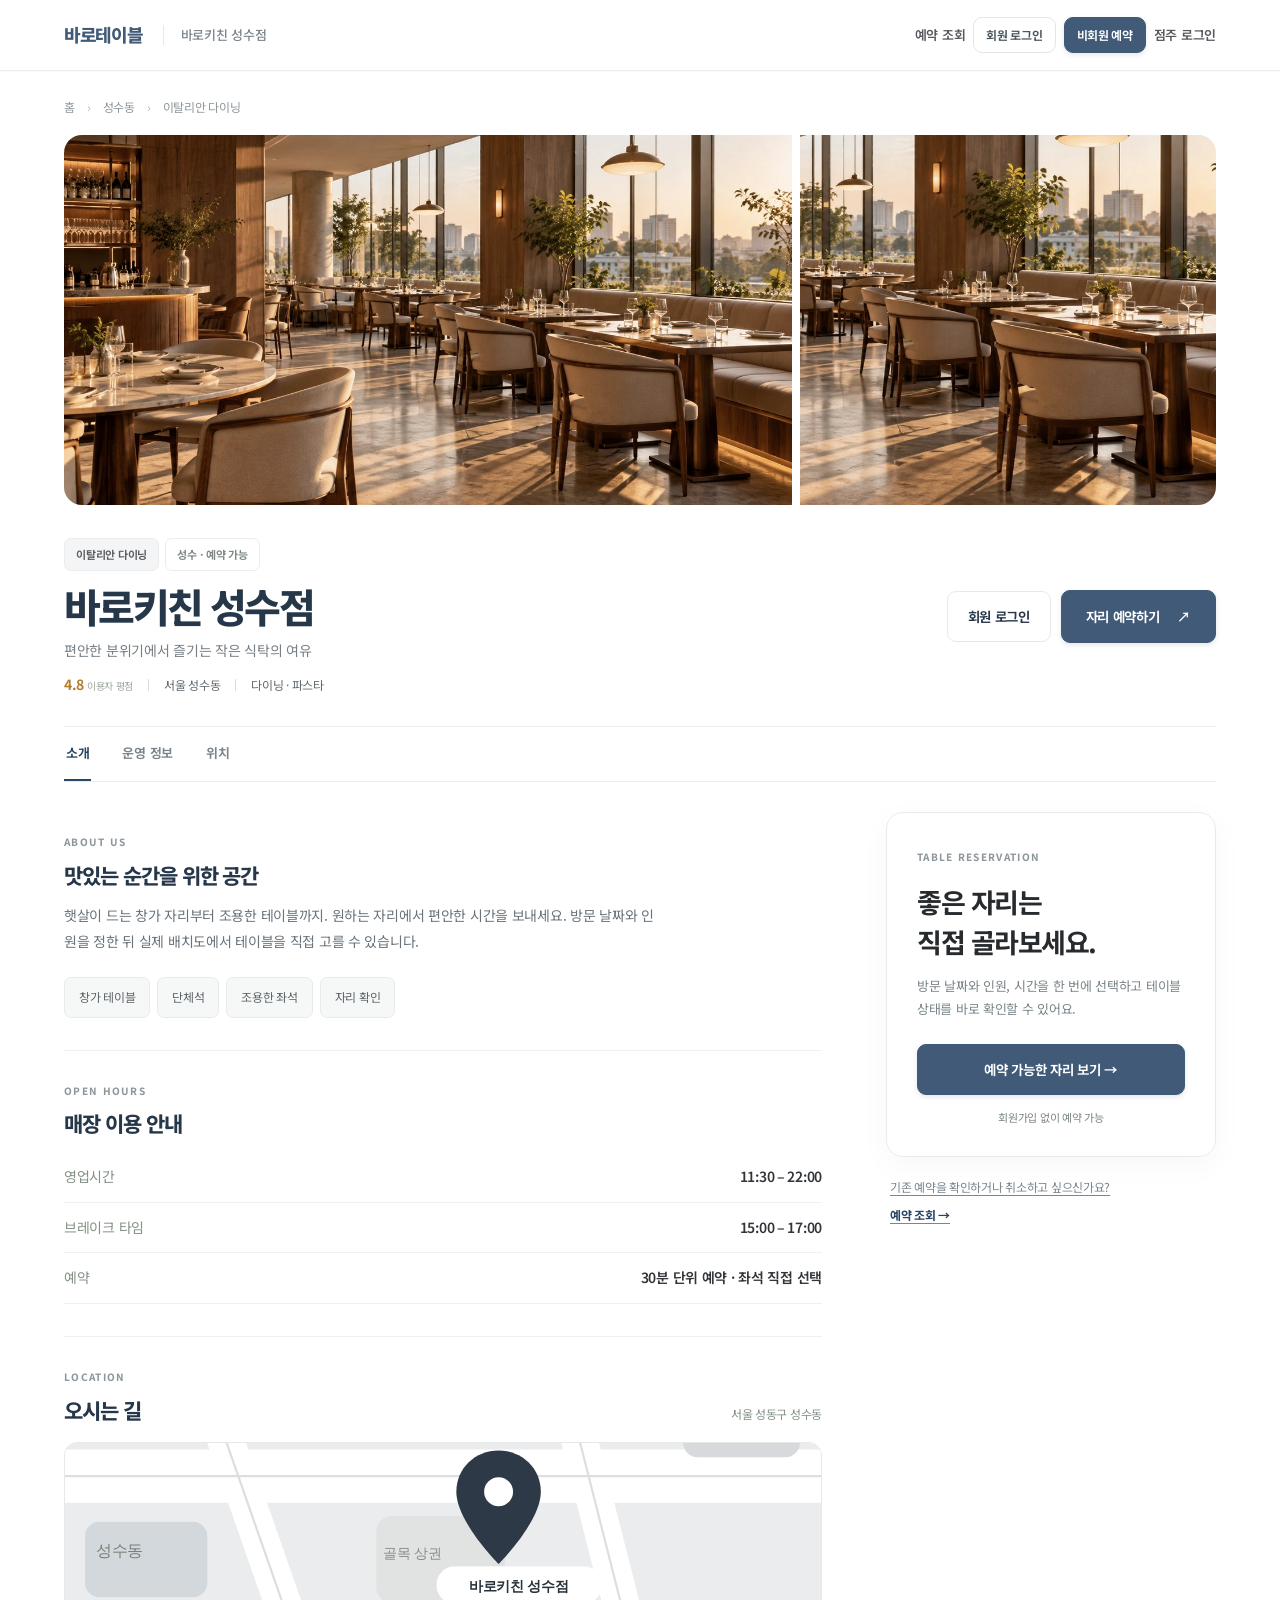
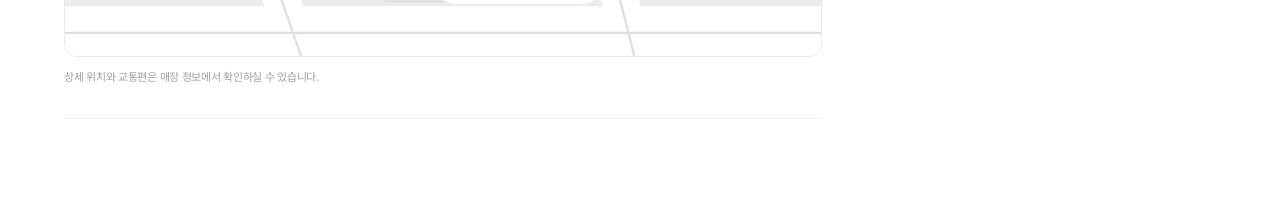
<file: index.html>
<!DOCTYPE html>
<html lang="ko">
<head>
  <meta charset="utf-8">
  <meta name="viewport" content="width=device-width, initial-scale=1">
  <title>바로테이블 미리보기</title>
  <meta http-equiv="refresh" content="0; url=barotable-pagetest/src/main/resources/templates/index.html">
</head>
<body>
  <p>바로테이블 프로토타입 미리보기로 이동합니다. 이동하지 않으면 <a href="barotable-pagetest/src/main/resources/templates/index.html">여기</a>를 누르세요.</p>
</body>
</html>
</file>
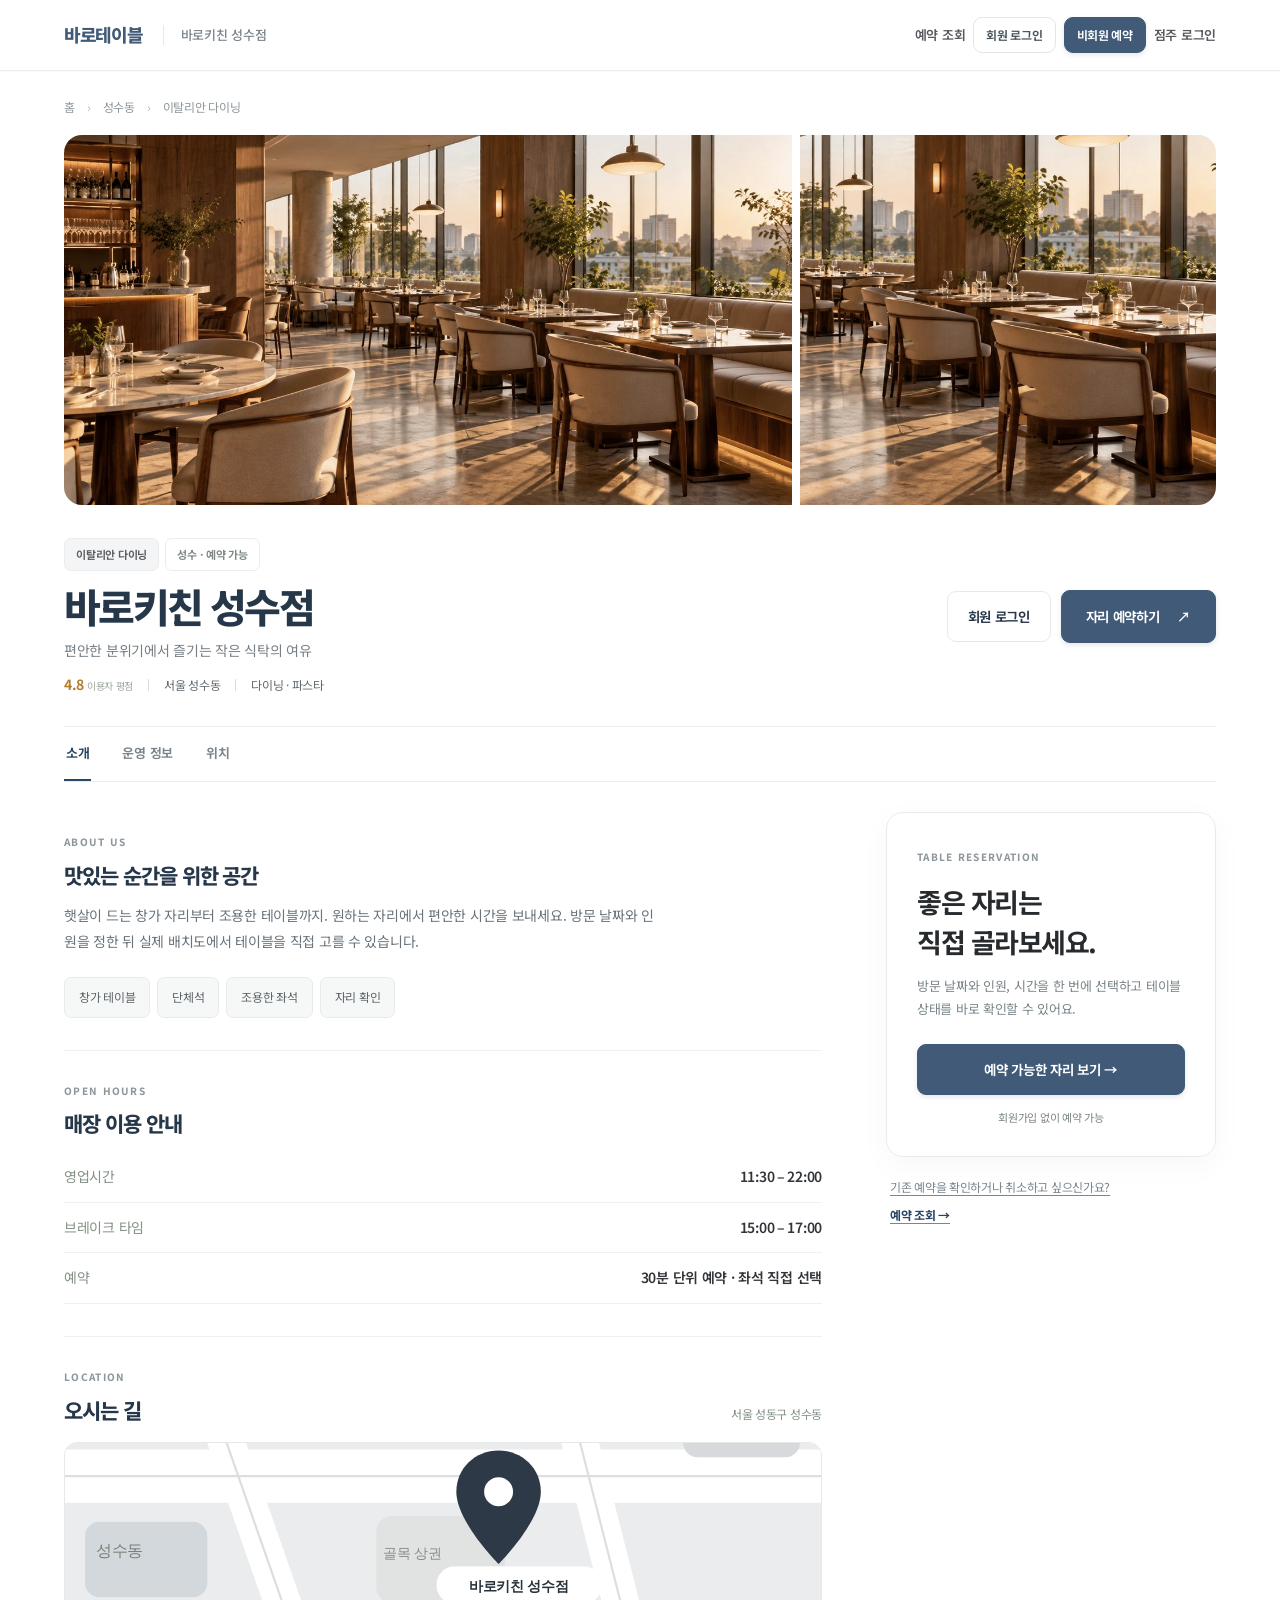
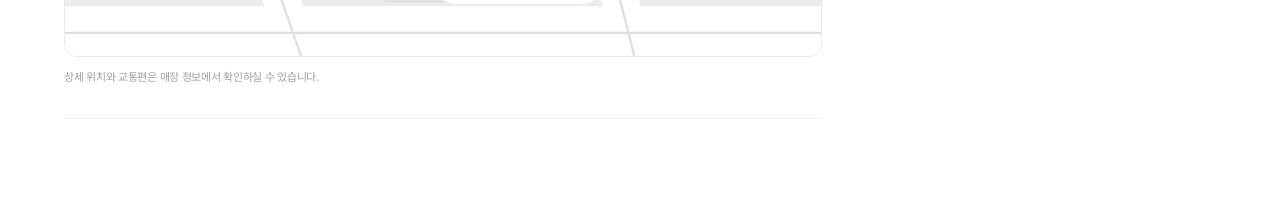
<file: barotable-pagetest/src/main/resources/templates/index.html>
<!DOCTYPE html>
<html lang="ko" xmlns:th="http://www.thymeleaf.org">
<head>
  <meta charset="utf-8">
  <meta name="viewport" content="width=device-width, initial-scale=1, viewport-fit=cover">
  <title>바로테이블 · 바로키친 성수점</title>
  <link rel="preconnect" href="https://fonts.googleapis.com">
  <link rel="stylesheet" href="https://fonts.googleapis.com/css2?family=Noto+Sans+KR:wght@400;500;600;700;800&amp;family=IBM+Plex+Mono:wght@500;600&amp;display=swap">
  <link rel="stylesheet" href="../static/css/app.css?v=20261110a" th:href="@{/css/app.css}">
  <link rel="stylesheet" href="../static/css/responsive.css?v=20261110a" th:href="@{/css/responsive.css}">
  <link rel="stylesheet" href="../static/css/ui.css?v=20261110a" th:href="@{/css/ui.css}">
  <link rel="stylesheet" href="../static/css/index.css?v=20261110a" th:href="@{/css/index.css}">
</head>
<!-- C-01 매장 소개와 빠른 예약 시작 -->
<body data-depth="0" data-screen="index" th:data-server="true">
<header class="site-head"><div class="wrap"><a class="brand" data-go="index" href="index.html" th:href="@{/}">바로테이블</a><span class="head-store" id="head-store">바로키친 성수점</span><span class="head-spacer"></span><nav class="public-header-actions" aria-label="계정 및 예약 메뉴"><a class="head-link" data-go="lookup" href="lookup.html" th:href="@{/reservations/lookup}">예약 조회</a><a class="btn btn-ghost btn-sm" data-go="member-login" href="member-login.html" th:href="@{/member/login}">회원 로그인</a><a class="btn btn-primary btn-sm" data-go="reserve" href="reserve.html" th:href="@{/reserve}">비회원 예약</a><a class="head-link" data-go="owner-login" href="owner/login.html" th:href="@{/owner/login}">점주 로그인</a></nav></div></header>
<main class="wrap venue-home">
<div class="venue-breadcrumb">홈 <span>›</span> 성수동 <span>›</span> 이탈리안 다이닝</div>
<div class="venue-photo-grid"><div class="venue-photo-large"><img alt="따뜻한 자연광과 목재 가구가 어우러진 매장 내부 사진" src="../static/img/store-hall.jpg" th:src="@{/img/store-hall.jpg}"/><div class="photo-tag"></div></div><div class="venue-photo-small"><img alt="창가와 테이블을 보여주는 매장 이미지" src="../static/img/store-window.jpg" th:src="@{/img/store-window.jpg}"/></div></div>
<div class="venue-headline"><div><div class="venue-topline"><span class="venue-tag">이탈리안 다이닝</span><span class="venue-tag light">성수 · 예약 가능</span></div><h1 id="store-name">바로키친 성수점</h1><p class="venue-sub">편안한 분위기에서 즐기는 작은 식탁의 여유</p><div class="venue-stats"><span><b>4.8</b> <small>이용자 평점</small></span><i></i><span>서울 성수동</span><i></i><span>다이닝 · 파스타</span></div></div><div class="venue-headline-actions"><a class="btn btn-ghost venue-member-login" data-go="member-login" href="member-login.html" th:href="@{/member/login}">회원 로그인</a><a class="btn btn-primary venue-start-desktop" data-go="reserve" href="reserve.html" th:href="@{/reserve}">자리 예약하기 <span>↗</span></a></div></div>
<nav aria-label="매장 정보 구역" class="venue-tabnav"><a href="#venue-about">소개</a><a href="#venue-hours">운영 정보</a><a href="#venue-location">위치</a></nav>
<div class="venue-columns"><section class="venue-details"><div class="venue-info-section" id="venue-about"><div class="venue-section-kicker">ABOUT US</div><h2>맛있는 순간을 위한 공간</h2><p>햇살이 드는 창가 자리부터 조용한 테이블까지. 원하는 자리에서 편안한 시간을 보내세요. 방문 날짜와 인원을 정한 뒤 실제 배치도에서 테이블을 직접 고를 수 있습니다.</p><div class="venue-features"><span>창가 테이블</span><span>단체석</span><span>조용한 좌석</span><span>자리 확인</span></div></div>
<div class="venue-info-section" id="venue-hours"><div class="venue-section-kicker">OPEN HOURS</div><h2>매장 이용 안내</h2><div class="venue-info-list"><div><span>영업시간</span><b id="h-open">11:30 – 22:00</b></div><div><span>브레이크 타임</span><b id="h-break">15:00 – 17:00</b></div><div><span>예약</span><b>30분 단위 예약 · 좌석 직접 선택</b></div></div></div>
<div class="venue-info-section" id="venue-location"><div class="venue-section-kicker">LOCATION</div><div class="venue-location-heading"><h2>오시는 길</h2><span>서울 성동구 성수동</span></div><div aria-label="성수동의 위치를 보여주는 매장 안내 지도" class="venue-map" role="img">
<svg aria-hidden="true" preserveaspectratio="xMidYMid slice" viewbox="0 0 680 300">
<rect fill="#eaecef" height="300" width="680"></rect>
<path d="M-10 84 H690 M-10 225 H690" stroke="#fff" stroke-width="48"></path>
<path d="M116 -30 L246 342 M442 -30 L536 340" stroke="#fff" stroke-width="33"></path>
<path d="M-15 84 H690 M-15 225 H690" stroke="#dbdee2" stroke-width="2"></path>
<path d="M116 -30 L246 342 M442 -30 L536 340" stroke="#dbdee2" stroke-width="2"></path>
<rect fill="#cfd9e3" height="68" rx="13" width="110" x="18" y="125"></rect><rect fill="#e0e2e3" height="78" rx="14" width="116" x="280" y="120"></rect><rect fill="#d3dae1" height="57" rx="13" width="105" x="556" y="10"></rect><rect fill="#cfd9e3" height="51" rx="12" width="105" x="554" y="258"></rect>
<text fill="#718273" font-family="sans-serif" font-size="14" x="28" y="156">성수동</text>
<text fill="#718273" font-family="sans-serif" font-size="14" x="567" y="48">공원</text>
<text fill="#819084" font-family="sans-serif" font-size="13" x="286" y="158">골목 상권</text>
<g transform="translate(390 61)"><path d="M0 0C-21 0-38 16-38 37c0 27 38 65 38 65s38-38 38-65C38 16 21 0 0 0" fill="#233b54"></path><circle cy="37" fill="#fff" r="13"></circle></g>
<rect fill="#fff" height="34" rx="17" width="149" x="334" y="165"></rect><text fill="#213447" font-family="sans-serif" font-size="13" font-weight="700" text-anchor="middle" x="408" y="187">바로키친 성수점</text>
<g transform="translate(102 260)"><circle fill="#fff" r="17"></circle><text fill="#3d5063" font-size="12" font-weight="800" text-anchor="middle" y="5">2</text><text fill="#414f5e" font-family="sans-serif" font-size="14" x="28" y="5">성수역 방향</text></g>
</svg><span class="map-demo-pill">위치 안내</span></div><p class="venue-caption">상세 위치와 교통편은 매장 정보에서 확인하실 수 있습니다.</p></div></section>
<aside class="venue-booking-aside"><div class="venue-aside-card"><span class="venue-aside-kicker">TABLE RESERVATION</span><h2>좋은 자리는<br/>직접 골라보세요.</h2><p>방문 날짜와 인원, 시간을 한 번에 선택하고 테이블 상태를 바로 확인할 수 있어요.</p><a class="btn btn-primary btn-block" data-go="reserve" href="reserve.html" th:href="@{/reserve}">예약 가능한 자리 보기 →</a><div class="venue-aside-foot">회원가입 없이 예약 가능</div></div><a class="venue-lookup" data-go="lookup" href="lookup.html" th:href="@{/reservations/lookup}">기존 예약을 확인하거나 취소하고 싶으신가요? <b>예약 조회 →</b></a></aside></div>
</main><div class="venue-sticky-cta"><span><b>바로키친 성수점</b><small>내가 원하는 테이블로 예약</small></span><a class="btn btn-primary" data-go="reserve" href="reserve.html" th:href="@{/reserve}">자리 예약하기 →</a></div>

  <script src="../static/js/data.js?v=20261110a" th:src="@{/js/data.js}"></script>
  <script src="../static/js/common.js?v=20261110a" th:src="@{/js/common.js}"></script>
  <script src="../static/js/member.js?v=20261110a" th:src="@{/js/member.js}"></script>
  <script src="../static/js/drag-scroll.js?v=20261110a" th:src="@{/js/drag-scroll.js}"></script>
</body>
</html>
</file>
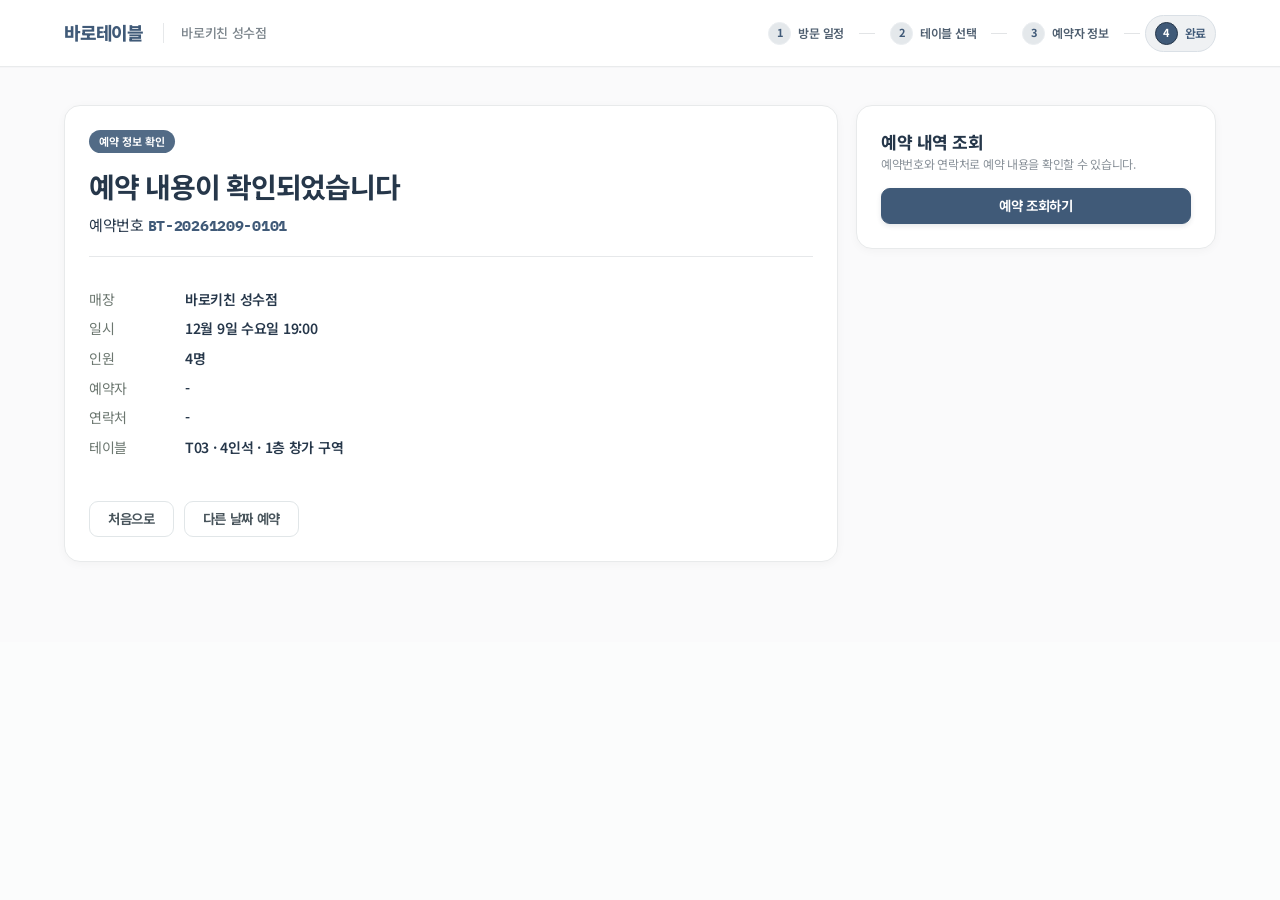
<file: barotable-pagetest/src/main/resources/templates/complete.html>
<!DOCTYPE html>
<html lang="ko" xmlns:th="http://www.thymeleaf.org">
<head>
  <meta charset="utf-8">
  <meta name="viewport" content="width=device-width, initial-scale=1, viewport-fit=cover">
  <title>바로테이블 · 예약 완료</title>
  <link rel="preconnect" href="https://fonts.googleapis.com">
  <link rel="stylesheet" href="https://fonts.googleapis.com/css2?family=Noto+Sans+KR:wght@400;500;600;700;800&amp;family=IBM+Plex+Mono:wght@500;600&amp;display=swap">
  <link rel="stylesheet" href="../static/css/app.css?v=20261110a" th:href="@{/css/app.css}">
  <link rel="stylesheet" href="../static/css/steps.css?v=20261110a" th:href="@{/css/steps.css}">
  <link rel="stylesheet" href="../static/css/responsive.css?v=20261110a" th:href="@{/css/responsive.css}">
  <link rel="stylesheet" href="../static/css/ui.css?v=20261110a" th:href="@{/css/ui.css}">
</head>
<!-- C-06 예약 완료와 비회원 조회 -->
<body data-depth="0" data-screen="complete" th:data-server="true">
<header class="site-head">
<div class="wrap">
<a class="brand" data-go="index" href="index.html" th:href="@{/}">바로테이블</a>
<span class="head-store" id="head-store">바로키친 성수점</span>
<span class="head-spacer"></span>
<nav aria-label="예약 진행 단계" class="steps unified-steps"><span class="done" data-progress="1"><b>1</b><em>방문 일정</em></span><i></i><span class="done" data-progress="2"><b>2</b><em>테이블 선택</em></span><i></i><span class="done" data-progress="3"><b>3</b><em>예약자 정보</em></span><i></i><span aria-current="step" class="on" data-progress="4"><b>4</b><em>완료</em></span></nav>
</div>
</header>
<main class="page wrap">
<div class="grid cols-main-side" style="--side-w:360px">
<section aria-labelledby="done-title" class="card stack" id="done-card">
<span class="badge badge-solid" id="done-badge" style="align-self:flex-start">예약 정보 확인</span>
<div class="row" style="justify-content:space-between;align-items:flex-start;gap:20px">
<div class="stack" style="gap:8px;min-width:0;flex:1">
<h1 id="done-title" style="font-size:clamp(22px,3vw,28px)">예약 내용이 확인되었습니다</h1>
<p>예약번호 <b class="mono" id="d-no" style="color:var(--teal-deep)">BT-20261010-0031</b></p>
</div>

</div>
<hr class="divider"/>
<dl class="kv" id="d-info"></dl>
<div class="stack" style="gap:8px">
</div>
<div class="row">
<a class="btn btn-ghost" data-go="index" href="index.html" th:href="@{/}">처음으로</a>
<a class="btn btn-ghost" data-go="reserve" href="reserve.html" th:href="@{/reserve}">다른 날짜 예약</a>
</div>
</section>
<section aria-labelledby="lk-title" class="card stack">
<div>
<h2 id="lk-title">예약 내역 조회</h2>
<p class="card-sub">예약번호와 연락처로 예약 내용을 확인할 수 있습니다.</p>
</div>

<a class="btn btn-primary" href="lookup.html" id="lk-open" th:href="@{/reservations/lookup}">예약 조회하기</a>

</section>
</div>
</main>

  <script src="../static/js/data.js?v=20261110a" th:src="@{/js/data.js}"></script>
  <script src="../static/js/common.js?v=20261110a" th:src="@{/js/common.js}"></script>
  <script src="../static/js/member.js?v=20261110a" th:src="@{/js/member.js}"></script>
  <script src="../static/js/pages/complete.js?v=20261110a" th:src="@{/js/pages/complete.js}"></script>
  <script src="../static/js/drag-scroll.js?v=20261110a" th:src="@{/js/drag-scroll.js}"></script>
</body>
</html>
</file>
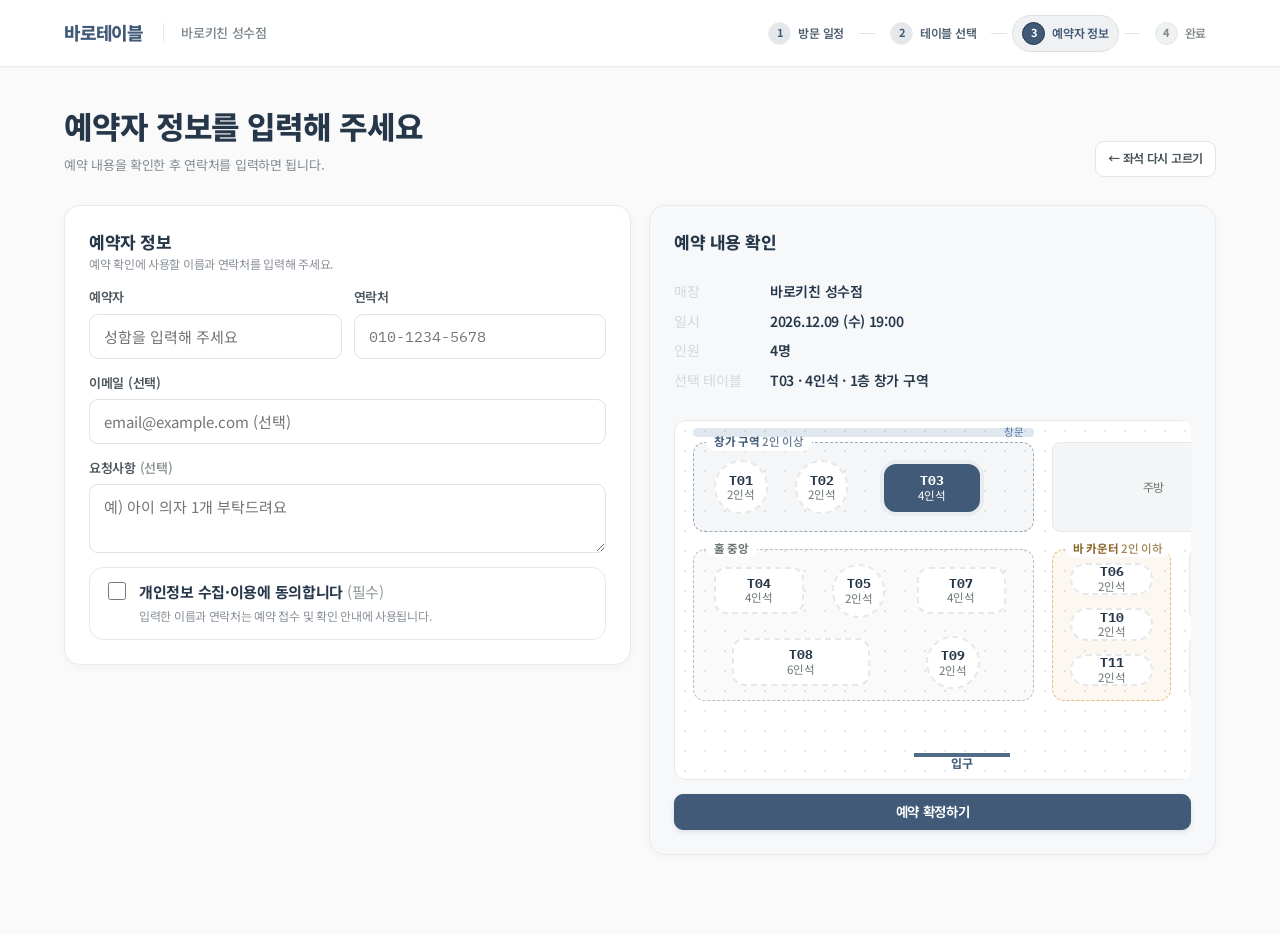
<file: barotable-pagetest/src/main/resources/templates/confirm.html>
<!DOCTYPE html>
<html lang="ko" xmlns:th="http://www.thymeleaf.org">
<head>
  <meta charset="utf-8">
  <meta name="viewport" content="width=device-width, initial-scale=1, viewport-fit=cover">
  <title>바로테이블 · 예약 확인</title>
  <link rel="preconnect" href="https://fonts.googleapis.com">
  <link rel="stylesheet" href="https://fonts.googleapis.com/css2?family=Noto+Sans+KR:wght@400;500;600;700;800&amp;family=IBM+Plex+Mono:wght@500;600&amp;display=swap">
  <link rel="stylesheet" href="../static/css/app.css?v=20261110a" th:href="@{/css/app.css}">
  <link rel="stylesheet" href="../static/css/steps.css?v=20261110a" th:href="@{/css/steps.css}">
  <link rel="stylesheet" href="../static/css/confirm.css?v=20261110a" th:href="@{/css/confirm.css}">
  <link rel="stylesheet" href="../static/css/responsive.css?v=20261110a" th:href="@{/css/responsive.css}">
  <link rel="stylesheet" href="../static/css/ui.css?v=20261110a" th:href="@{/css/ui.css}">
</head>
<!-- C-04 / C-05 예약자 정보와 최종 확인 -->
<body data-depth="0" data-screen="confirm" th:data-server="true">
<header class="site-head">
<div class="wrap">
<a class="brand" data-go="index" href="index.html" th:href="@{/}">바로테이블</a>
<span class="head-store" id="head-store">바로키친 성수점</span>
<span class="head-spacer"></span>
<nav aria-label="예약 진행 단계" class="steps unified-steps"><span class="done" data-progress="1"><b>1</b><em>방문 일정</em></span><i></i><span class="done" data-progress="2"><b>2</b><em>테이블 선택</em></span><i></i><span aria-current="step" class="on" data-progress="3"><b>3</b><em>예약자 정보</em></span><i></i><span data-progress="4"><b>4</b><em>완료</em></span></nav>
</div>
</header>
<main class="page wrap">
<div class="page-title">
<div>
<h1>예약자 정보를 입력해 주세요</h1>
<p>예약 내용을 확인한 후 연락처를 입력하면 됩니다.</p>
</div>
<a class="btn btn-ghost btn-sm" data-go="reserve" href="reserve.html" th:href="@{/reserve}">← 좌석 다시 고르기</a>
</div>
<div class="grid cols-2">
<form id="booking-contact-form" novalidate="novalidate"><section aria-labelledby="info-title" class="card stack">
<div>
<h2 id="info-title">예약자 정보</h2>
<p class="card-sub">예약 확인에 사용할 이름과 연락처를 입력해 주세요.</p>
</div>
<div class="form-row">
<div class="field"><label for="c-name">예약자</label><input autocomplete="name" class="input" id="c-name" inputmode="text" maxlength="40" placeholder="성함을 입력해 주세요" required="" type="text"/></div>
<div class="field"><label for="c-phone">연락처</label><input autocomplete="tel" class="input mono" id="c-phone" inputmode="tel" maxlength="13" placeholder="010-1234-5678" required="" type="tel"/></div>
</div>
<div class="field">
<label for="c-email">이메일 (선택)</label>
<input autocomplete="email" class="input" id="c-email" placeholder="email@example.com (선택)" type="email"/>
</div>
<div class="field">
<label for="c-req">요청사항 <span class="faint">(선택)</span></label>
<textarea class="textarea" id="c-req" maxlength="200" placeholder="예) 아이 의자 1개 부탁드려요"></textarea>
</div>
<label class="check" for="c-agree">
<input id="c-agree" type="checkbox"/>
<span><b>개인정보 수집·이용에 동의합니다</b> <span class="faint">(필수)</span><br/>
<span class="hint">입력한 이름과 연락처는 예약 접수 및 확인 안내에 사용됩니다.</span></span>
</label>
</section><p class="hint field-error" hidden="" id="contact-error" role="alert"></p></form>
<section aria-labelledby="sum-title" class="card card-dark stack">
<h2 id="sum-title">예약 내용 확인</h2>
<dl class="kv" id="summary"></dl>
<div class="map-scroll" style="border-radius:10px"><div id="mini-map"></div></div>
<button class="btn btn-primary btn-block" form="booking-contact-form" id="finish-booking" type="submit">예약 확정하기</button>
</section>
</div>
</main>

  <script src="../static/js/data.js?v=20261110a" th:src="@{/js/data.js}"></script>
  <script src="../static/js/common.js?v=20261110a" th:src="@{/js/common.js}"></script>
  <script src="../static/js/member.js?v=20261110a" th:src="@{/js/member.js}"></script>
  <script src="../static/js/seatmap.js?v=20261110a" th:src="@{/js/seatmap.js}"></script>
  <script src="../static/js/pages/confirm.js?v=20261110a" th:src="@{/js/pages/confirm.js}"></script>
  <script src="../static/js/drag-scroll.js?v=20261110a" th:src="@{/js/drag-scroll.js}"></script>
</body>
</html>
</file>
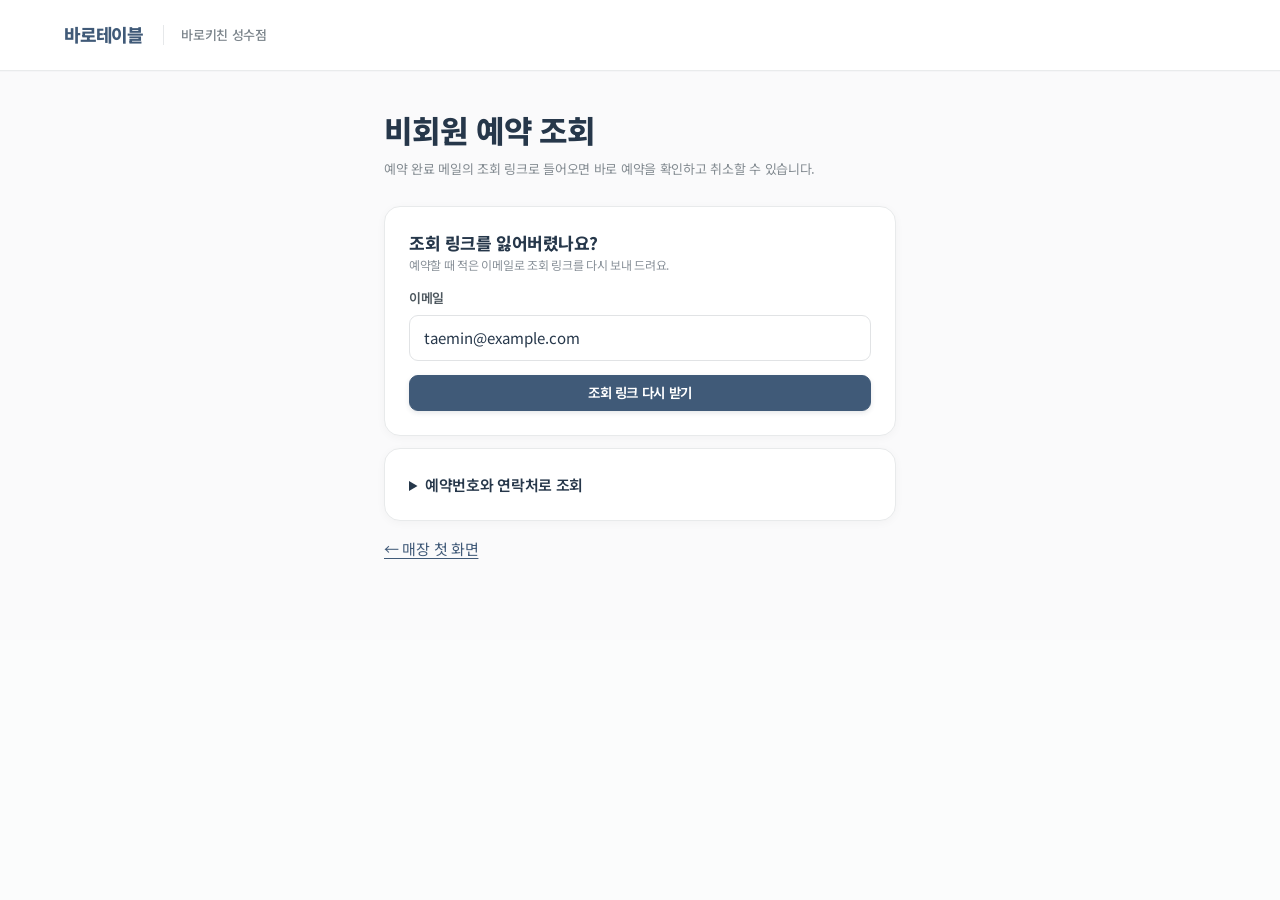
<file: barotable-pagetest/src/main/resources/templates/lookup.html>
<!DOCTYPE html>
<html lang="ko" xmlns:th="http://www.thymeleaf.org">
<head>
  <meta charset="utf-8">
  <meta name="viewport" content="width=device-width, initial-scale=1, viewport-fit=cover">
  <title>바로테이블 · 예약 조회</title>
  <link rel="preconnect" href="https://fonts.googleapis.com">
  <link rel="stylesheet" href="https://fonts.googleapis.com/css2?family=Noto+Sans+KR:wght@400;500;600;700;800&amp;family=IBM+Plex+Mono:wght@500;600&amp;display=swap">
  <link rel="stylesheet" href="../static/css/app.css?v=20261110a" th:href="@{/css/app.css}">
  <link rel="stylesheet" href="../static/css/responsive.css?v=20261110a" th:href="@{/css/responsive.css}">
  <link rel="stylesheet" href="../static/css/ui.css?v=20261110a" th:href="@{/css/ui.css}">
</head>
<!-- C-07 비회원 예약 조회 · 취소 (이메일 조회 링크 + 예약번호·연락처 보조 조회) -->
<body data-depth="0" data-screen="lookup" th:data-server="true">
<header class="site-head">
<div class="wrap">
<a class="brand" data-go="index" href="index.html" th:href="@{/}">바로테이블</a>
<span class="head-store">바로키친 성수점</span>
</div>
</header>
<main class="page wrap" style="max-width:560px">
<div class="page-title"><div><h1>비회원 예약 조회</h1><p>예약 완료 메일의 조회 링크로 들어오면 바로 예약을 확인하고 취소할 수 있습니다.</p></div></div>
<section aria-label="조회 결과" class="card stack" hidden="" id="lk-link">
<div aria-live="polite" class="stack" id="lk-result"></div>
</section>
<section aria-labelledby="rs-title" class="card stack" id="lk-resend">
<div><h2 id="rs-title">조회 링크를 잃어버렸나요?</h2><p class="card-sub">예약할 때 적은 이메일로 조회 링크를 다시 보내 드려요.</p></div>
<form autocomplete="off" class="stack" id="rs-form">
<div class="field"><label for="rs-email">이메일</label><input class="input" id="rs-email" inputmode="email" required="" type="email" value="taemin@example.com"/></div>
<button class="btn btn-primary" type="submit">조회 링크 다시 받기</button>
</form>
<p aria-live="polite" class="notice" hidden="" id="rs-msg"></p>
</section>
<details class="card" id="lk-alt" style="margin-top:12px">
<summary style="cursor:pointer;font-weight:600">예약번호와 연락처로 조회</summary>
<form autocomplete="off" class="stack" id="lk-form" style="margin-top:12px">
<div class="field"><label for="lk-no">예약번호</label><input class="input mono" id="lk-no" required="" value="BT-20261005-0025"/></div>
<div class="field"><label for="lk-phone">연락처</label><input autocomplete="tel" class="input mono" id="lk-phone" inputmode="tel" maxlength="20" placeholder="010-1234-5678" required="" type="tel" value="010-8888-9999"/></div>
<button class="btn btn-ghost" type="submit">예약 조회</button>
</form>
</details>

<p style="margin-top:16px"><a data-go="index" href="index.html" th:href="@{/}">← 매장 첫 화면</a></p>
</main>

  <script src="../static/js/data.js?v=20261110a" th:src="@{/js/data.js}"></script>
  <script src="../static/js/common.js?v=20261110a" th:src="@{/js/common.js}"></script>
  <script src="../static/js/member.js?v=20261110a" th:src="@{/js/member.js}"></script>
  <script src="../static/js/pages/lookup.js?v=20261110a" th:src="@{/js/pages/lookup.js}"></script>
  <script src="../static/js/drag-scroll.js?v=20261110a" th:src="@{/js/drag-scroll.js}"></script>
</body>
</html>
</file>
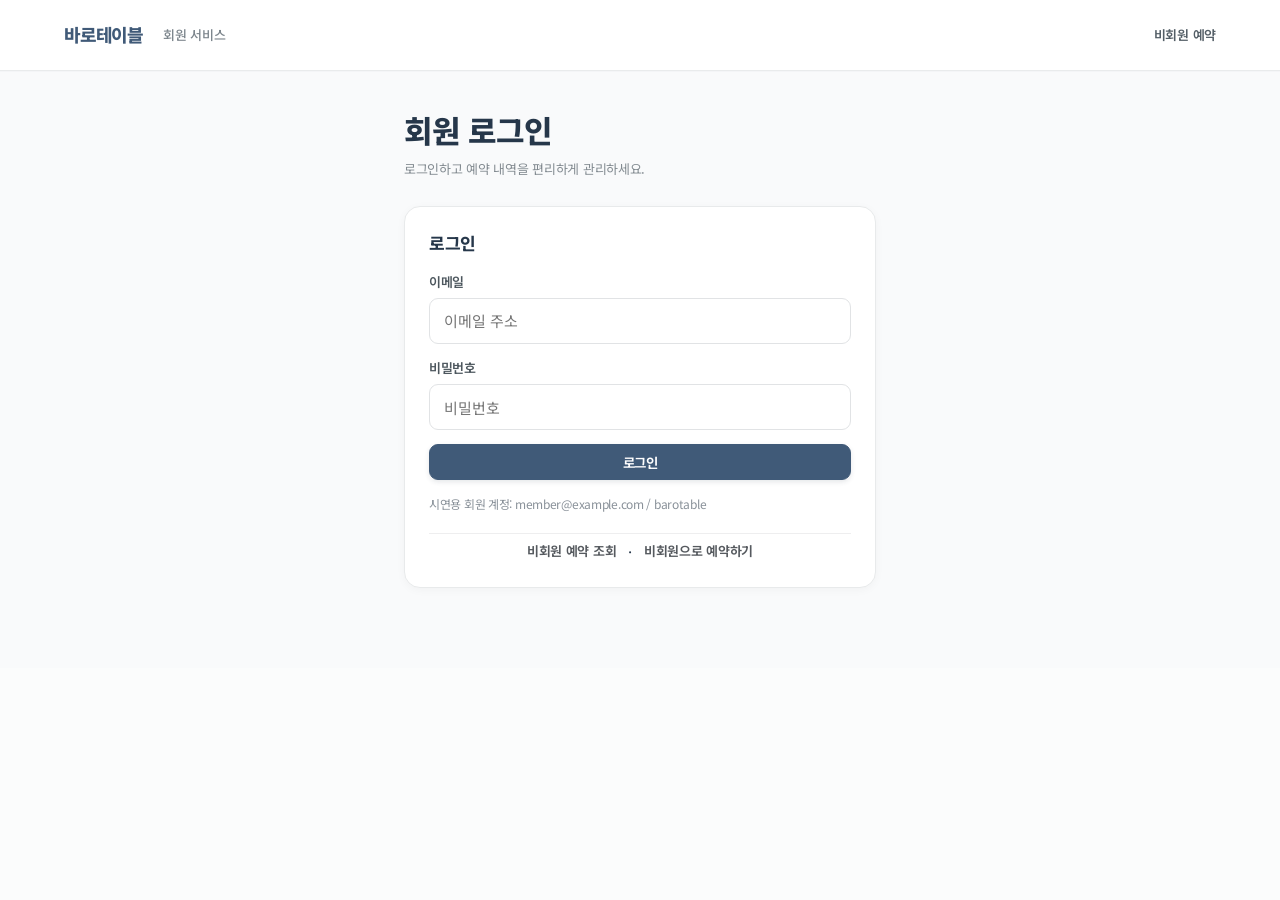
<file: barotable-pagetest/src/main/resources/templates/member-login.html>
<!DOCTYPE html>
<html lang="ko" xmlns:th="http://www.thymeleaf.org">
<head>
  <meta charset="utf-8">
  <meta name="viewport" content="width=device-width, initial-scale=1, viewport-fit=cover">
  <title>바로테이블 · 회원 로그인</title>
  <link rel="preconnect" href="https://fonts.googleapis.com">
  <link rel="stylesheet" href="https://fonts.googleapis.com/css2?family=Noto+Sans+KR:wght@400;500;600;700;800&amp;family=IBM+Plex+Mono:wght@500;600&amp;display=swap">
  <link rel="stylesheet" href="../static/css/app.css?v=20261110a" th:href="@{/css/app.css}">
  <link rel="stylesheet" href="../static/css/responsive.css?v=20261110a" th:href="@{/css/responsive.css}">
  <link rel="stylesheet" href="../static/css/member-login.css?v=20261110a" th:href="@{/css/member-login.css}">
  <link rel="stylesheet" href="../static/css/ui.css?v=20261110a" th:href="@{/css/ui.css}">
</head>
<!-- M-01 회원 로그인 -->
<body data-depth="0" data-screen="member-login" th:data-server="true">
<header class="site-head"><div class="wrap"><a class="brand" data-go="index" href="index.html" th:href="@{/}">바로테이블</a><span class="head-sub">회원 서비스</span><span class="head-spacer"></span><a class="head-link" data-go="reserve" href="reserve.html" th:href="@{/reserve}">비회원 예약</a></div></header>
<main class="page wrap member-login-page"><div class="page-title"><div><h1>회원 로그인</h1><p>로그인하고 예약 내역을 편리하게 관리하세요.</p></div></div>
<section class="card stack member-login-card" aria-labelledby="member-login-title"><h2 id="member-login-title">로그인</h2>
<form id="member-login-form" class="stack" autocomplete="on" action="/member/login" th:action="@{/member/login}" method="post">
<div class="field"><label for="member-email">이메일</label><input class="input" id="member-email" name="email" type="email" autocomplete="username" inputmode="email" placeholder="이메일 주소" required maxlength="254"/></div>
<div class="field"><label for="member-password">비밀번호</label><input class="input" id="member-password" name="password" type="password" autocomplete="current-password" placeholder="비밀번호" required maxlength="128"/></div>
<button class="btn btn-primary btn-block" type="submit">로그인</button>
<p class="notice" id="member-login-message" role="status" aria-live="polite" hidden></p>
<p class="hint">시연용 회원 계정: member@example.com / barotable</p>
</form>
<div class="member-login-links"><a data-go="lookup" href="lookup.html" th:href="@{/reservations/lookup}">비회원 예약 조회</a><span aria-hidden="true">·</span><a data-go="reserve" href="reserve.html" th:href="@{/reserve}">비회원으로 예약하기</a></div>
</section></main>

  <script src="../static/js/data.js?v=20261110a" th:src="@{/js/data.js}"></script>
  <script src="../static/js/common.js?v=20261110a" th:src="@{/js/common.js}"></script>
  <script src="../static/js/member.js?v=20261110a" th:src="@{/js/member.js}"></script>
  <script src="../static/js/drag-scroll.js?v=20261110a" th:src="@{/js/drag-scroll.js}"></script>
</body>
</html>
</file>
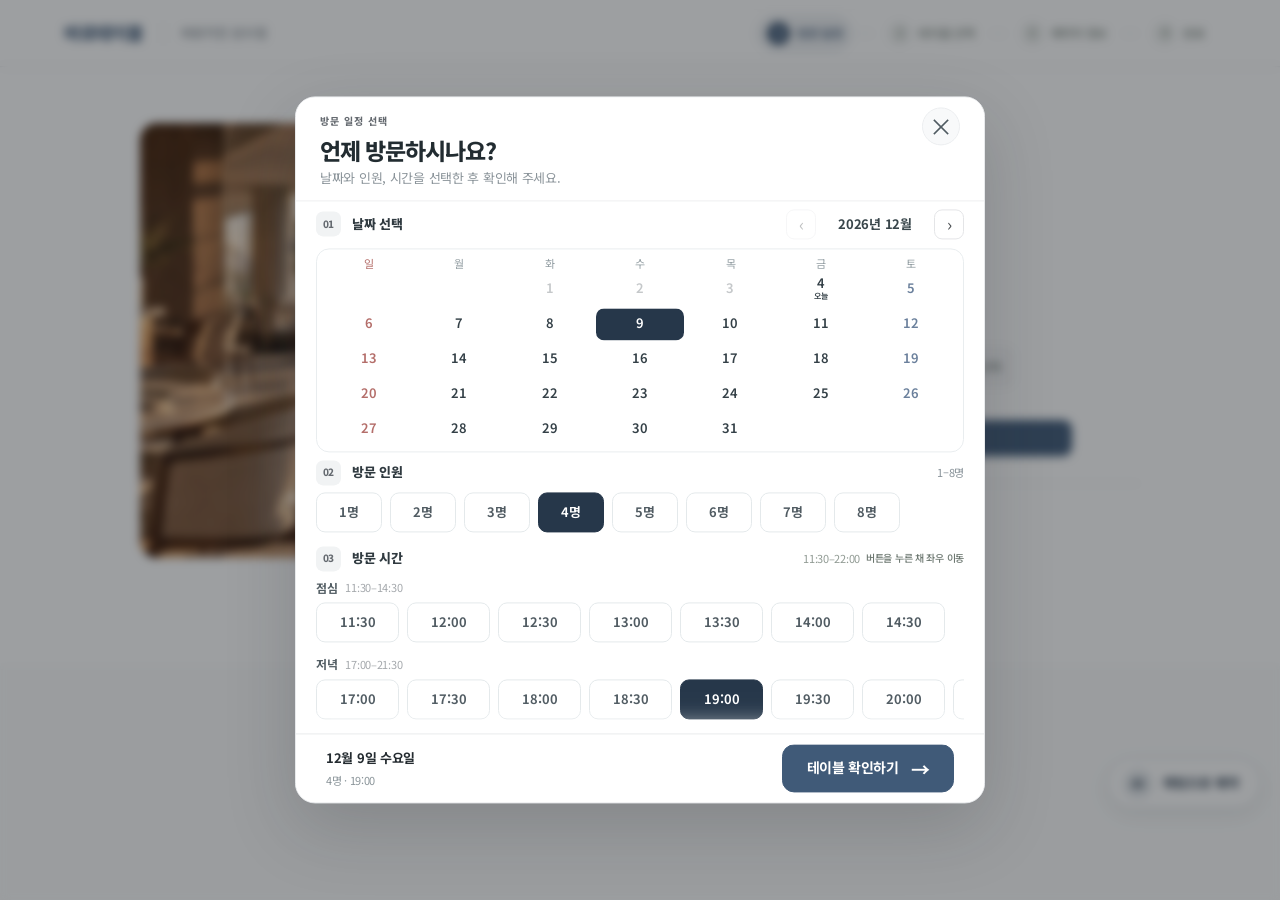
<file: barotable-pagetest/src/main/resources/templates/reserve.html>
<!DOCTYPE html>
<html lang="ko" xmlns:th="http://www.thymeleaf.org">
<head>
  <meta charset="utf-8">
  <meta name="viewport" content="width=device-width, initial-scale=1, viewport-fit=cover">
  <title>바로테이블 · 예약하기</title>
  <link rel="preconnect" href="https://fonts.googleapis.com">
  <link rel="stylesheet" href="https://fonts.googleapis.com/css2?family=Noto+Sans+KR:wght@400;500;600;700;800&amp;family=IBM+Plex+Mono:wght@500;600&amp;display=swap">
  <link rel="stylesheet" href="../static/css/app.css?v=20261110a" th:href="@{/css/app.css}">
  <link rel="stylesheet" href="../static/css/steps.css?v=20261110a" th:href="@{/css/steps.css}">
  <link rel="stylesheet" href="../static/css/reserve-sheet.css?v=20261110a" th:href="@{/css/reserve-sheet.css}">
  <link rel="stylesheet" href="../static/css/responsive.css?v=20261110a" th:href="@{/css/responsive.css}">
  <link rel="stylesheet" href="../static/css/wide.css?v=20261110a" th:href="@{/css/wide.css}">
  <link rel="stylesheet" href="../static/css/ui.css?v=20261110a" th:href="@{/css/ui.css}">
  <link rel="stylesheet" href="../static/css/reserve.css?v=20261110a" th:href="@{/css/reserve.css}">
</head>
<!-- C-03 실제 테이블을 보고 고르는 예약 + C-AI 채팅 팝업 -->
<body data-depth="0" data-screen="reserve" th:data-server="true">
<header class="site-head"><div class="wrap"><a class="brand" data-go="index" href="index.html" th:href="@{/}">바로테이블</a><span class="head-store">바로키친 성수점</span><span class="head-spacer"></span><nav aria-label="예약 진행 단계" class="steps unified-steps" id="booking-steps"><span aria-current="step" class="on" data-progress="1"><b>1</b><em>방문 일정</em></span><i></i><span data-progress="2"><b>2</b><em>테이블 선택</em></span><i></i><span data-progress="3"><b>3</b><em>예약자 정보</em></span><i></i><span data-progress="4"><b>4</b><em>완료</em></span></nav></div></header>
<main class="page wrap booking-page sheet-booking-page">
<section class="booking-store-stage" id="stage-store"><div class="booking-store-photo"><img alt="식당 내부 사진" src="../static/img/store-hall.jpg" th:src="@{/img/store-hall.jpg}"/><span></span></div><div class="booking-store-intro"><span class="booking-store-overline">매장 예약</span><div class="venue-topline"><span class="venue-tag">이탈리안 다이닝</span><span class="venue-tag light">성수</span></div><h1>바로키친 성수점</h1><p>방문 일정과 원하는 테이블을 선택해 주세요.</p><div class="booking-store-points"><span>창가 테이블</span><span>1·2층 좌석</span><span>원하는 자리 직접 선택</span></div><button class="btn btn-primary" id="open-booking-sheet" type="button">날짜 · 인원 · 시간 선택하기 <span>↗</span></button><div class="booking-store-mini"><b>위치</b><span>서울 성수동</span><a data-go="index" href="index.html" th:href="@{/}">매장 정보 보기 ↗</a></div></div></section>
<section aria-label="테이블 선택" hidden="" id="stage-seat"><div class="booking-intro booking-seat-heading"><span class="booking-eyebrow" id="booking-counter">테이블 선택</span><h1 id="booking-title">마음에 드는 자리를 선택하세요</h1><p id="booking-description">선택한 일정에 이용 가능한 테이블을 확인할 수 있습니다.</p></div><div class="booking-summary-inline booking-seat-summary"><span id="seat-context">방문 일정</span><button class="btn btn-ghost btn-sm" id="edit-visit" type="button">일정 변경</button></div><div class="grid cols-main-side booking-seat-grid"><section aria-label="좌석도" class="card booking-map-card"><div class="booking-map-head"><div aria-label="층 선택" class="tabs" id="floor-tabs" role="tablist"></div><button aria-haspopup="dialog" class="btn btn-ghost btn-sm" id="sf-open" type="button">크게 보기</button></div><div aria-label="테이블 상태" class="legend booking-legend"><span><i></i>예약 가능</span><span><i class="l-no"></i>예약 완료</span><span><i class="l-sel"></i>내가 선택</span><span><i class="l-rec"></i>추천</span><span><i class="l-small"></i>조건 불가</span></div><div aria-label="구역 필터" class="zone-filter" id="zone-filter"></div><div class="map-scroll booking-map-scroll"><div id="map"></div></div><p class="booking-note">회색 좌석은 예약이 완료되었거나 인원·구역·시간 조건에 맞지 않습니다. 눌러 보면 이유가 나옵니다.</p></section><aside aria-live="polite" class="card sel-panel stack booking-side" id="sel-panel"></aside></div></section>
</main>
<div class="booking-overlay" hidden="" id="booking-overlay"></div>
<section aria-labelledby="booking-sheet-title" aria-modal="true" class="booking-bottom-sheet" hidden="" id="booking-sheet" role="dialog" tabindex="-1"><div aria-hidden="true" class="sheet-handle"></div><div class="sheet-top"><div><span class="sheet-kicker">방문 일정 선택</span><h2 id="booking-sheet-title">언제 방문하시나요?</h2><p>날짜와 인원, 시간을 선택한 후 확인해 주세요.</p></div><button aria-label="예약 선택창 닫기" class="sheet-close" id="close-booking-sheet" type="button">×</button></div>
<div class="sheet-body"><div class="sheet-calendar-label"><div><span class="sheet-section-index">01</span><strong>날짜 선택</strong></div><div aria-label="달력 월 선택" class="calendar-month-controls"><button aria-label="이전 달" id="calendar-prev" title="이전 달" type="button">‹</button><b id="calendar-month-label">2026년 10월</b><button aria-label="다음 달" id="calendar-next" title="다음 달" type="button">›</button></div></div><div class="sheet-calendar"><div class="calendar-week"><span>일</span><span>월</span><span>화</span><span>수</span><span>목</span><span>금</span><span>토</span></div><div aria-label="방문 날짜 달력" class="calendar-grid" id="date-strip" role="group"></div></div>
<div class="sheet-section-head"><div><span class="sheet-section-index">02</span><strong>방문 인원</strong></div><span id="p-hint">1–8명</span></div><div aria-label="방문 인원 선택" class="sheet-horizontal" id="party-strip" role="group"></div><div class="sheet-compat-party" hidden=""><button id="p-minus" type="button">−</button><output id="p-val">4명</output><button id="p-plus" type="button">+</button><span hidden="" id="req-badge"></span></div>
<div class="sheet-section-head"><div><span class="sheet-section-index">03</span><strong>방문 시간</strong></div><span class="time-pan-hint"><span id="hours-small"></span><small>버튼을 누른 채 좌우 이동</small></span></div><div aria-label="시간대 선택" class="sheet-time-groups" id="time-groups"></div></div>
<div class="sheet-footer"><div class="sheet-footer-note"><b id="sheet-current-date">방문 일정 선택</b><span id="sheet-current-party">4명 · 18:00</span></div><button class="btn btn-primary sheet-confirm-btn" id="sheet-confirm" type="button">테이블 확인하기 <span aria-hidden="true">→</span></button></div>
</section>
<button class="fab" type="button" id="ai-fab" aria-haspopup="dialog" aria-controls="chat-pop" aria-expanded="false"><span class="ai-mark">AI</span><span>채팅으로 예약</span></button><section class="chat-pop" id="chat-pop" role="dialog" aria-modal="false" aria-labelledby="chat-title" hidden><div class="chat-head"><span class="ai-mark" aria-hidden="true">AI</span><div><h2 id="chat-title">예약 도우미</h2><p>날짜 · 시간 · 인원 · 요청사항만 정리해요</p></div><button class="x" type="button" id="chat-close" aria-label="채팅 닫기">×</button></div><div class="chat-guard">이름·연락처는 채팅에 입력하지 마세요. 입력칸에서 따로 받습니다.</div><div class="chat-body" id="chat-body" aria-live="polite"></div><div class="chat-suggest" id="chat-suggest"></div><form class="chat-input" id="chat-form" autocomplete="off"><label class="sr-only" for="chat-text">메시지</label><input id="chat-text" placeholder="예) 이번 토요일 저녁 7시 4명, 아이 의자 필요해요"><button type="submit" aria-label="보내기">↑</button></form></section>

  <script src="../static/js/data.js?v=20261110a" th:src="@{/js/data.js}"></script>
  <script src="../static/js/common.js?v=20261110a" th:src="@{/js/common.js}"></script>
  <script src="../static/js/member.js?v=20261110a" th:src="@{/js/member.js}"></script>
  <script src="../static/js/seatmap.js?v=20261110a" th:src="@{/js/seatmap.js}"></script>
  <script src="../static/js/pages/reserve.js?v=20261110a" th:src="@{/js/pages/reserve.js}"></script>
  <script src="../static/js/ai-chat.js?v=20261110a" th:src="@{/js/ai-chat.js}"></script>
  <script src="../static/js/drag-scroll.js?v=20261110a" th:src="@{/js/drag-scroll.js}"></script>
  <script src="../static/js/seatmap-zoom.js?v=20261110a" th:src="@{/js/seatmap-zoom.js}"></script>
</body>
</html>
</file>
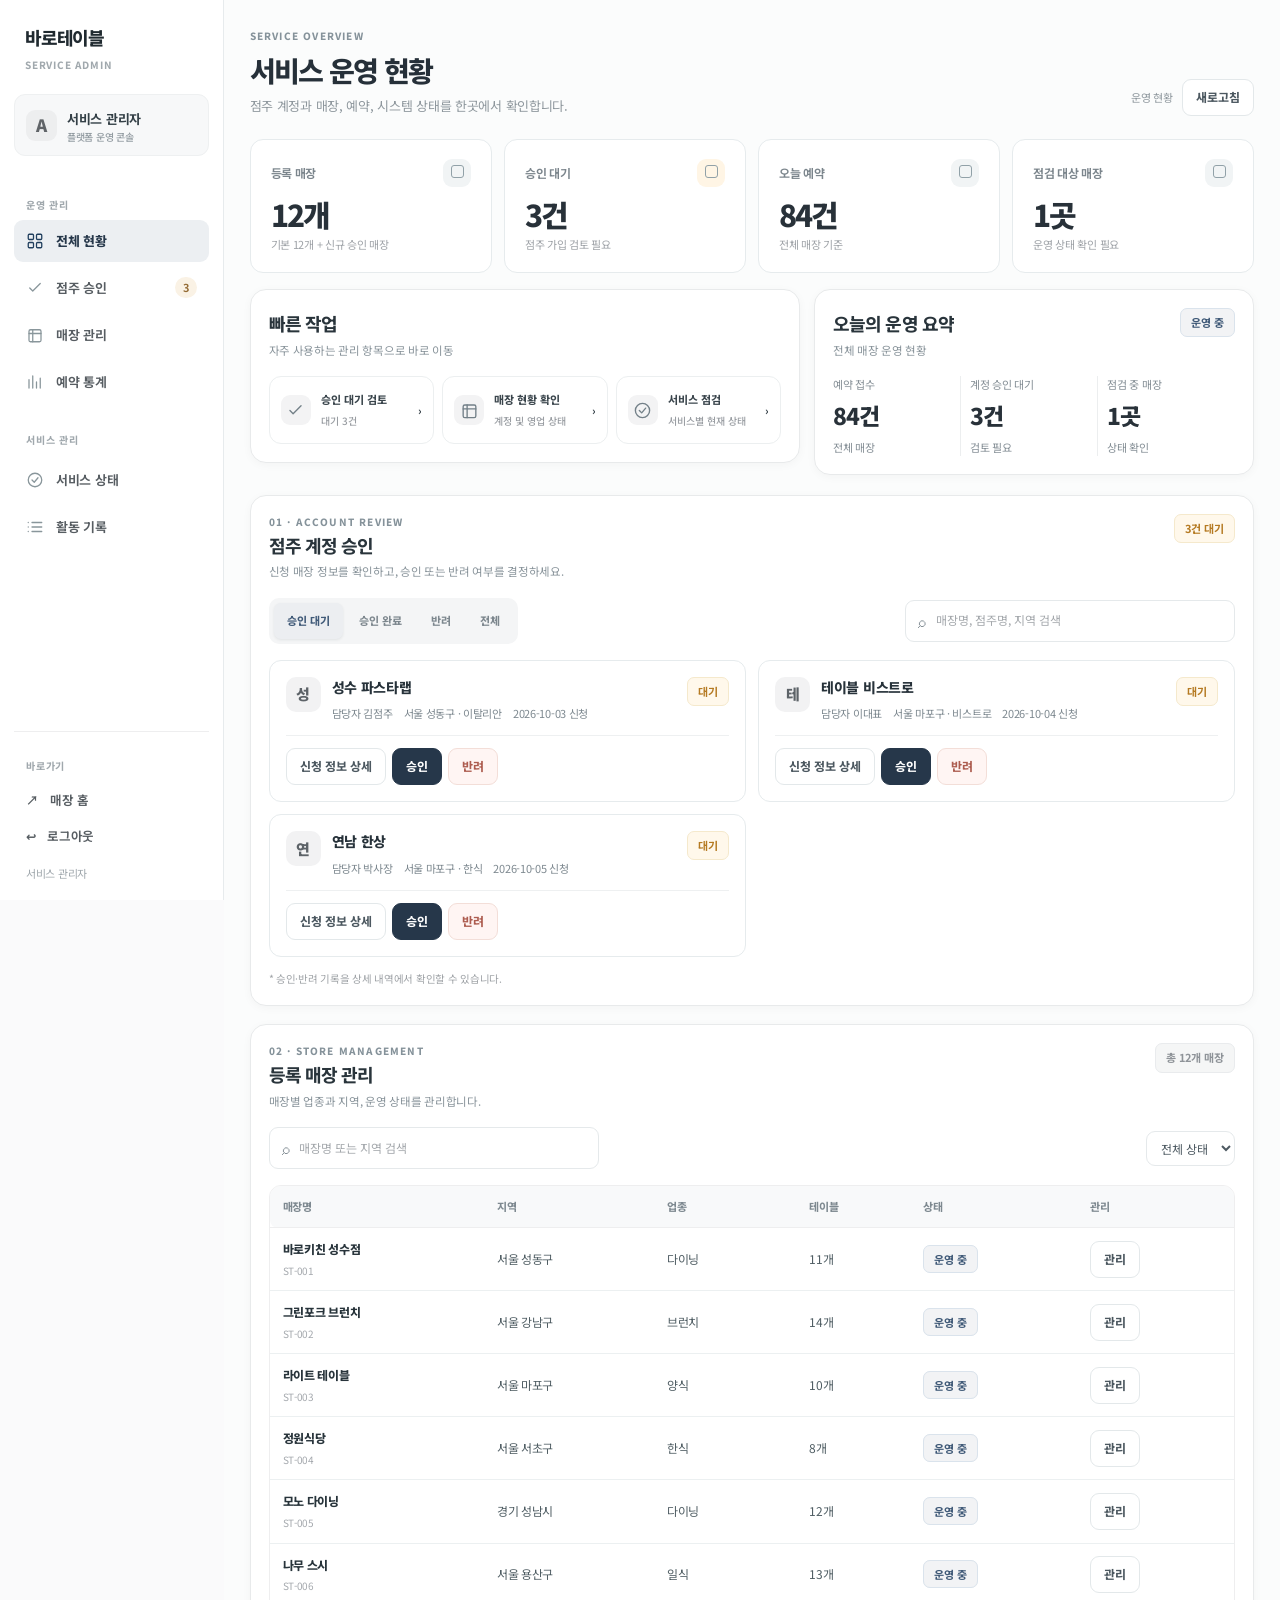
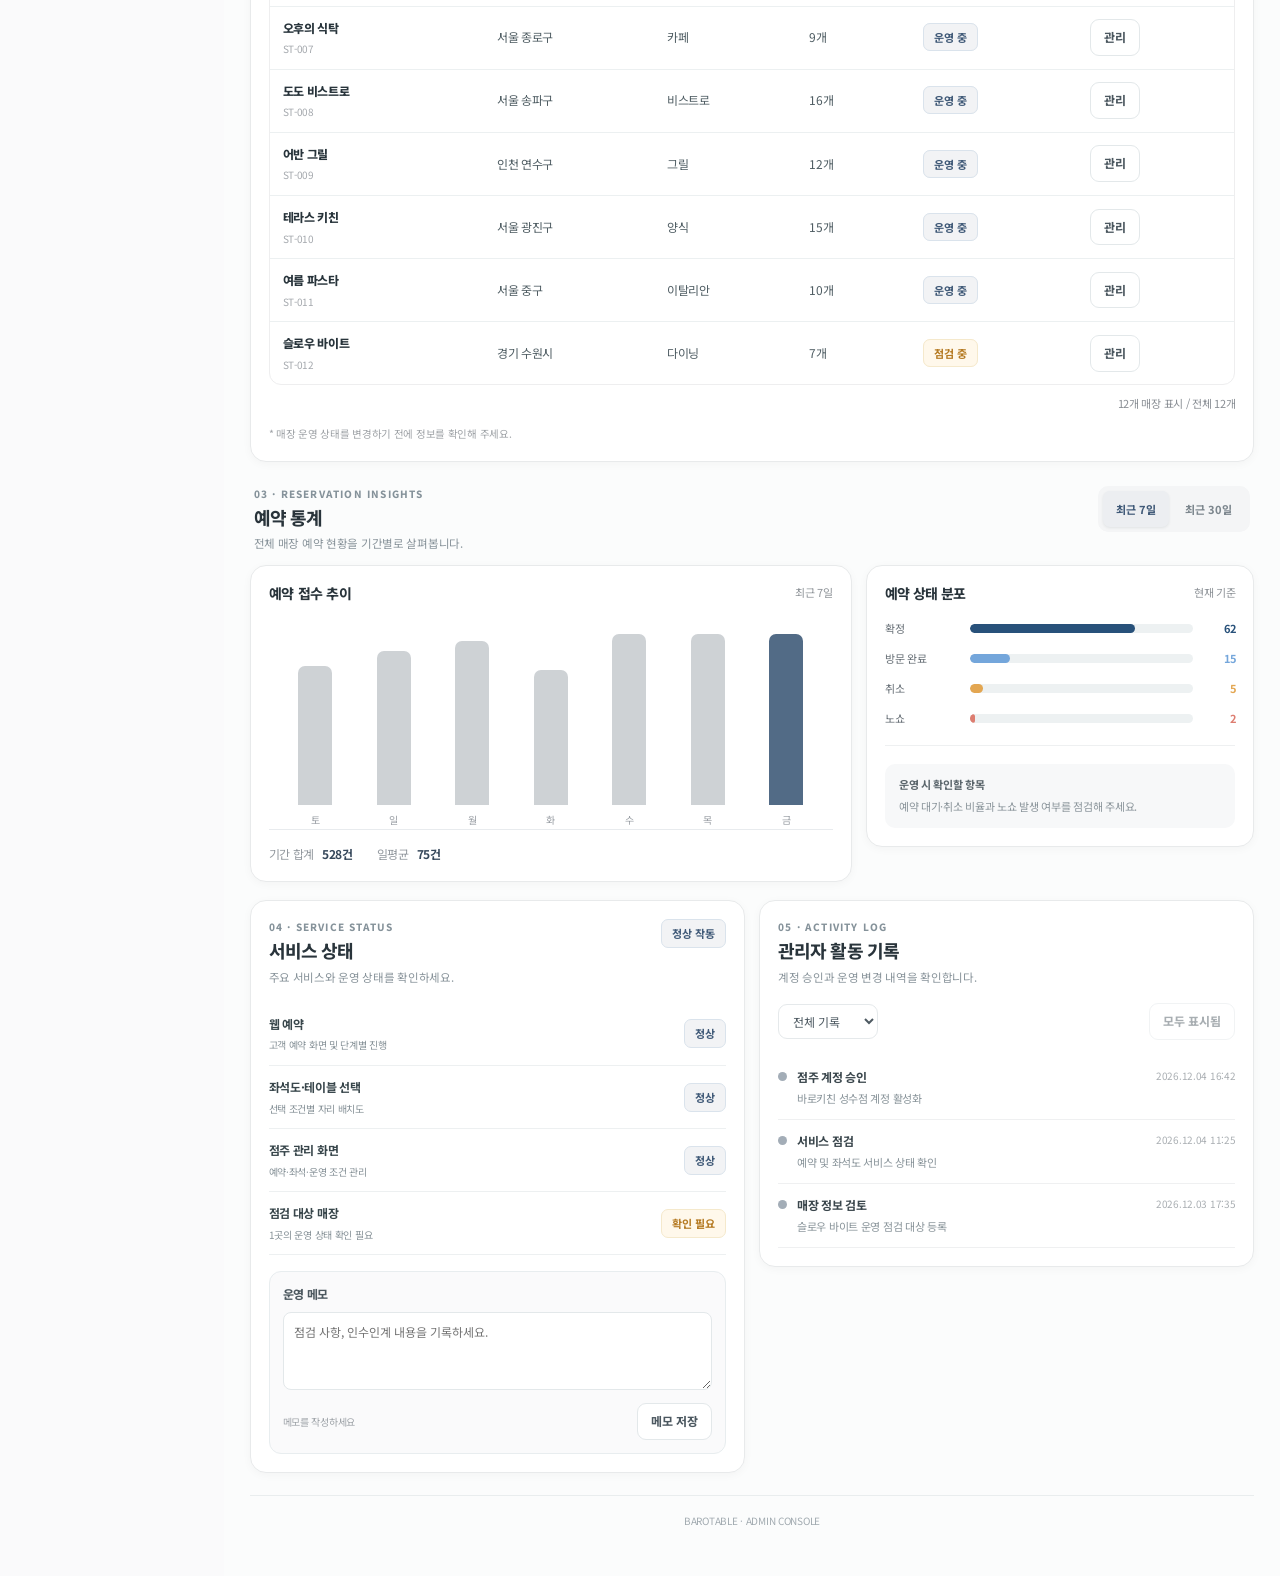
<file: barotable-pagetest/src/main/resources/templates/admin/dashboard.html>
<!DOCTYPE html>
<html lang="ko" xmlns:th="http://www.thymeleaf.org">
<head>
  <meta charset="utf-8">
  <meta name="viewport" content="width=device-width, initial-scale=1, viewport-fit=cover">
  <title>바로테이블 · 서비스 관리자</title>
  <link rel="preconnect" href="https://fonts.googleapis.com">
  <link rel="stylesheet" href="https://fonts.googleapis.com/css2?family=Noto+Sans+KR:wght@400;500;600;700;800&amp;family=IBM+Plex+Mono:wght@500;600&amp;display=swap">
  <link rel="stylesheet" href="../../static/css/app.css?v=20261110a" th:href="@{/css/app.css}">
  <link rel="stylesheet" href="../../static/css/responsive.css?v=20261110a" th:href="@{/css/responsive.css}">
  <link rel="stylesheet" href="../../static/css/ui.css?v=20261110a" th:href="@{/css/ui.css}">
  <link rel="stylesheet" href="../../static/css/owner.css?v=20261110a" th:href="@{/css/owner.css}">
</head>
<!-- A-02 서비스 관리자 (점주 계정 승인 · 서비스 상태) -->
<body data-depth="1" data-screen="admin" th:data-server="true">
<div class="owner-shell admin-console">
<aside aria-label="서비스 관리자 메뉴" class="side admin-side" id="admin-side">
<div class="side-identity"><div class="brand">바로테이블</div><span class="side-role">SERVICE ADMIN</span></div>
<div class="side-store"><span aria-hidden="true" class="admin-store-symbol">A</span><span><b>서비스 관리자</b><small>플랫폼 운영 콘솔</small></span></div>
<div class="side-section-title">운영 관리</div>
<nav aria-label="관리 기능" class="side-nav">
<a aria-current="location" class="on" data-admin-target="overview" href="#overview"><span aria-hidden="true" class="admin-nav-icon"><svg aria-hidden="true" fill="none" stroke="currentColor" stroke-linecap="round" stroke-linejoin="round" stroke-width="1.7" viewbox="0 0 24 24"><rect height="7" rx="1.4" width="7" x="3" y="3"></rect><rect height="7" rx="1.4" width="7" x="14" y="3"></rect><rect height="7" rx="1.4" width="7" x="3" y="14"></rect><rect height="7" rx="1.4" width="7" x="14" y="14"></rect></svg></span>전체 현황</a>
<a data-admin-target="approvals" href="#approvals"><span aria-hidden="true" class="admin-nav-icon"><svg aria-hidden="true" fill="none" stroke="currentColor" stroke-linecap="round" stroke-linejoin="round" stroke-width="1.7" viewbox="0 0 24 24"><path d="M5 12l4 4 10-10"></path><path d="M4 4h16v16H4z" stroke-width="0"></path></svg></span>점주 승인 <span class="admin-nav-count" id="side-pending-count">3</span></a>
<a data-admin-target="stores" href="#stores"><span aria-hidden="true" class="admin-nav-icon"><svg aria-hidden="true" fill="none" stroke="currentColor" stroke-linecap="round" stroke-linejoin="round" stroke-width="1.7" viewbox="0 0 24 24"><rect height="16" rx="2" width="16" x="4" y="5"></rect><path d="M4 10h16M9 5v16"></path></svg></span>매장 관리</a>
<a data-admin-target="bookings" href="#bookings"><span aria-hidden="true" class="admin-nav-icon"><svg aria-hidden="true" fill="none" stroke="currentColor" stroke-linecap="round" stroke-linejoin="round" stroke-width="1.7" viewbox="0 0 24 24"><path d="M4 20V9m5 11V4m5 16v-8m5 8V7"></path></svg></span>예약 통계</a>
<div class="side-section-title admin-nav-divider">서비스 관리</div>
<a data-admin-target="services" href="#services"><span aria-hidden="true" class="admin-nav-icon"><svg aria-hidden="true" fill="none" stroke="currentColor" stroke-linecap="round" stroke-linejoin="round" stroke-width="1.7" viewbox="0 0 24 24"><circle cx="12" cy="12" r="9"></circle><path d="M8 12l3 3 5-6"></path></svg></span>서비스 상태</a>
<a data-admin-target="activity" href="#activity"><span aria-hidden="true" class="admin-nav-icon"><svg aria-hidden="true" fill="none" stroke="currentColor" stroke-linecap="round" stroke-linejoin="round" stroke-width="1.7" viewbox="0 0 24 24"><path d="M8 6h13M8 12h13M8 18h13M3 6h.01M3 12h.01M3 18h.01"></path></svg></span>활동 기록</a>
</nav>
<div class="side-bottom"><div class="side-section-title">바로가기</div><a class="side-shortcut" data-go="index" href="../index.html" th:href="@{/}">↗   매장 홈</a><a class="side-shortcut" data-go="owner-login" href="../owner/login.html" th:href="@{/owner/login}">↩   로그아웃</a><div class="side-who">서비스 관리자</div></div>
</aside>
<main class="owner-main admin-main">
<div class="admin-page-heading" id="overview">
<div><div class="admin-eyebrow">SERVICE OVERVIEW </div><h1>서비스 운영 현황</h1><p>점주 계정과 매장, 예약, 시스템 상태를 한곳에서 확인합니다.</p></div>
<div class="admin-heading-right"><span class="admin-date-label" id="admin-today-label">운영 현황</span><button class="adm-btn secondary" id="admin-refresh" type="button">새로고침</button></div>
</div>
<section aria-label="서비스 요약" class="admin-kpis" id="stats"></section>
<div class="admin-overview-row">
<section aria-label="빠른 작업" class="adm-panel admin-quick"><div class="adm-panel-title"><div><h2>빠른 작업</h2><p>자주 사용하는 관리 항목으로 바로 이동</p></div></div><div class="admin-quick-buttons"><button class="adm-quick-btn" data-jump="approvals" type="button"><span class="admin-quick-icon"><svg aria-hidden="true" fill="none" stroke="currentColor" stroke-linecap="round" stroke-linejoin="round" stroke-width="1.7" viewbox="0 0 24 24"><path d="M5 12l4 4 10-10"></path><path d="M4 4h16v16H4z" stroke-width="0"></path></svg></span><span>승인 대기 검토<small id="quick-pending">대기 3건</small></span><span>›</span></button><button class="adm-quick-btn" data-jump="stores" type="button"><span class="admin-quick-icon"><svg aria-hidden="true" fill="none" stroke="currentColor" stroke-linecap="round" stroke-linejoin="round" stroke-width="1.7" viewbox="0 0 24 24"><rect height="16" rx="2" width="16" x="4" y="5"></rect><path d="M4 10h16M9 5v16"></path></svg></span><span>매장 현황 확인<small>계정 및 영업 상태</small></span><span>›</span></button><button class="adm-quick-btn" data-jump="services" type="button"><span class="admin-quick-icon"><svg aria-hidden="true" fill="none" stroke="currentColor" stroke-linecap="round" stroke-linejoin="round" stroke-width="1.7" viewbox="0 0 24 24"><circle cx="12" cy="12" r="9"></circle><path d="M8 12l3 3 5-6"></path></svg></span><span>서비스 점검<small>서비스별 현재 상태</small></span><span>›</span></button></div></section>
<section class="adm-panel admin-glance"><div class="adm-panel-title"><div><h2>오늘의 운영 요약</h2><p>전체 매장 운영 현황</p></div><span class="adm-chip green">운영 중</span></div><div class="admin-glance-grid"><div><small>예약 접수</small><strong id="today-bookings">84건</strong><span>전체 매장</span></div><div><small>계정 승인 대기</small><strong id="today-pending">3건</strong><span>검토 필요</span></div><div><small>점검 중 매장</small><strong id="today-check">1곳</strong><span>상태 확인</span></div></div></section>
</div>
<section aria-labelledby="approvals-title" class="adm-panel admin-section" id="approvals">
<div class="adm-panel-title"><div><div class="adm-section-label">01 · ACCOUNT REVIEW</div><h2 id="approvals-title">점주 계정 승인</h2><p>신청 매장 정보를 확인하고, 승인 또는 반려 여부를 결정하세요.</p></div><span class="adm-chip amber" id="ap-badge">3건 대기</span></div>
<div class="adm-toolbar"><div aria-label="승인 상태 필터" class="adm-tabs" id="approval-tabs"><button class="active" data-approval-filter="pending" type="button">승인 대기</button><button data-approval-filter="approved" type="button">승인 완료</button><button data-approval-filter="rejected" type="button">반려</button><button data-approval-filter="all" type="button">전체</button></div><label class="adm-search"><span aria-hidden="true">⌕</span><input aria-label="점주 계정 검색" id="approval-search" placeholder="매장명, 점주명, 지역 검색" type="search"/></label></div>
<div aria-live="polite" class="admin-approval-list" id="ap-list"></div>
<p class="adm-footnote">* 승인·반려 기록을 상세 내역에서 확인할 수 있습니다.</p>
</section>
<section aria-labelledby="stores-title" class="adm-panel admin-section" id="stores">
<div class="adm-panel-title"><div><div class="adm-section-label">02 · STORE MANAGEMENT</div><h2 id="stores-title">등록 매장 관리</h2><p>매장별 업종과 지역, 운영 상태를 관리합니다.</p></div><span class="adm-chip">총 <span id="store-total-count">12</span>개 매장</span></div>
<div class="adm-toolbar"><label class="adm-search"><span aria-hidden="true">⌕</span><input aria-label="등록 매장 검색" id="store-search" placeholder="매장명 또는 지역 검색" type="search"/></label><select aria-label="매장 운영 상태" class="adm-select" id="store-status"><option value="all">전체 상태</option><option value="open">운영 중</option><option value="check">점검 중</option><option value="paused">운영 중지</option></select></div>
<div class="adm-table-scroll"><table class="adm-table"><thead><tr><th>매장명</th><th>지역</th><th>업종</th><th>테이블</th><th>상태</th><th>관리</th></tr></thead><tbody id="store-rows"></tbody></table></div><div class="adm-table-footer" id="store-count-label"></div>
<p class="adm-footnote">* 매장 운영 상태를 변경하기 전에 정보를 확인해 주세요.</p>
</section>
<section aria-labelledby="bookings-title" class="admin-section" id="bookings">
<div class="adm-panel-title outside"><div><div class="adm-section-label">03 · RESERVATION INSIGHTS</div><h2 id="bookings-title">예약 통계</h2><p>전체 매장 예약 현황을 기간별로 살펴봅니다.</p></div><div class="adm-tabs" id="booking-period"><button class="active" data-period="7" type="button">최근 7일</button><button data-period="30" type="button">최근 30일</button></div></div>
<div class="admin-insights"><section class="adm-panel admin-chart-panel"><div class="adm-panel-title"><h3>예약 접수 추이</h3><span id="chart-period-label">최근 7일</span></div><div aria-label="기간별 예약 접수 추이" class="adm-bar-chart" id="booking-chart" role="img"></div><div class="admin-chart-summary"><span>기간 합계 <b id="booking-period-total">0건</b></span><span>일평균 <b id="booking-period-avg">0건</b></span></div></section><section class="adm-panel admin-status-panel"><div class="adm-panel-title"><h3>예약 상태 분포</h3><span>현재 기준</span></div><div class="adm-status-legend" id="booking-status-list"></div><div class="adm-divider"></div><div class="admin-inset"><b>운영 시 확인할 항목</b><p>예약 대기·취소 비율과 노쇼 발생 여부를 점검해 주세요.</p></div></section></div>
</section>
<div class="admin-bottom-row">
<section aria-labelledby="services-title" class="adm-panel admin-section" id="services"><div class="adm-panel-title"><div><div class="adm-section-label">04 · SERVICE STATUS</div><h2 id="services-title">서비스 상태</h2><p>주요 서비스와 운영 상태를 확인하세요.</p></div><span class="adm-chip green">정상 작동</span></div><div class="admin-service-list" id="sv-list"></div><div class="adm-panel-minor"><label for="ops-note">운영 메모</label><textarea id="ops-note" placeholder="점검 사항, 인수인계 내용을 기록하세요." rows="3"></textarea><div class="adm-minor-actions"><span id="ops-note-save-msg">메모를 작성하세요</span><button class="adm-btn secondary" id="save-ops-note" type="button">메모 저장</button></div></div></section>
<section aria-labelledby="activity-title" class="adm-panel admin-section" id="activity"><div class="adm-panel-title"><div><div class="adm-section-label">05 · ACTIVITY LOG</div><h2 id="activity-title">관리자 활동 기록</h2><p>계정 승인과 운영 변경 내역을 확인합니다.</p></div></div><div class="adm-toolbar"><select aria-label="활동 유형" class="adm-select" id="activity-filter"><option value="all">전체 기록</option><option value="account">계정 관리</option><option value="store">매장 관리</option><option value="system">서비스 운영</option></select><button class="adm-btn secondary" id="activity-more" type="button">더 보기</button></div><ul class="admin-activity-list" id="ac-list"></ul></section>
</div>
<footer class="admin-footer">BAROTABLE · ADMIN CONSOLE</footer>
</main>
</div>
<div aria-live="polite" id="admin-dialog-root"></div>

  <script src="../../static/js/data.js?v=20261110a" th:src="@{/js/data.js}"></script>
  <script src="../../static/js/common.js?v=20261110a" th:src="@{/js/common.js}"></script>
  <script src="../../static/js/pages/admin.js?v=20261110a" th:src="@{/js/pages/admin.js}"></script>
  <script src="../../static/js/drag-scroll.js?v=20261110a" th:src="@{/js/drag-scroll.js}"></script>
</body>
</html>
</file>
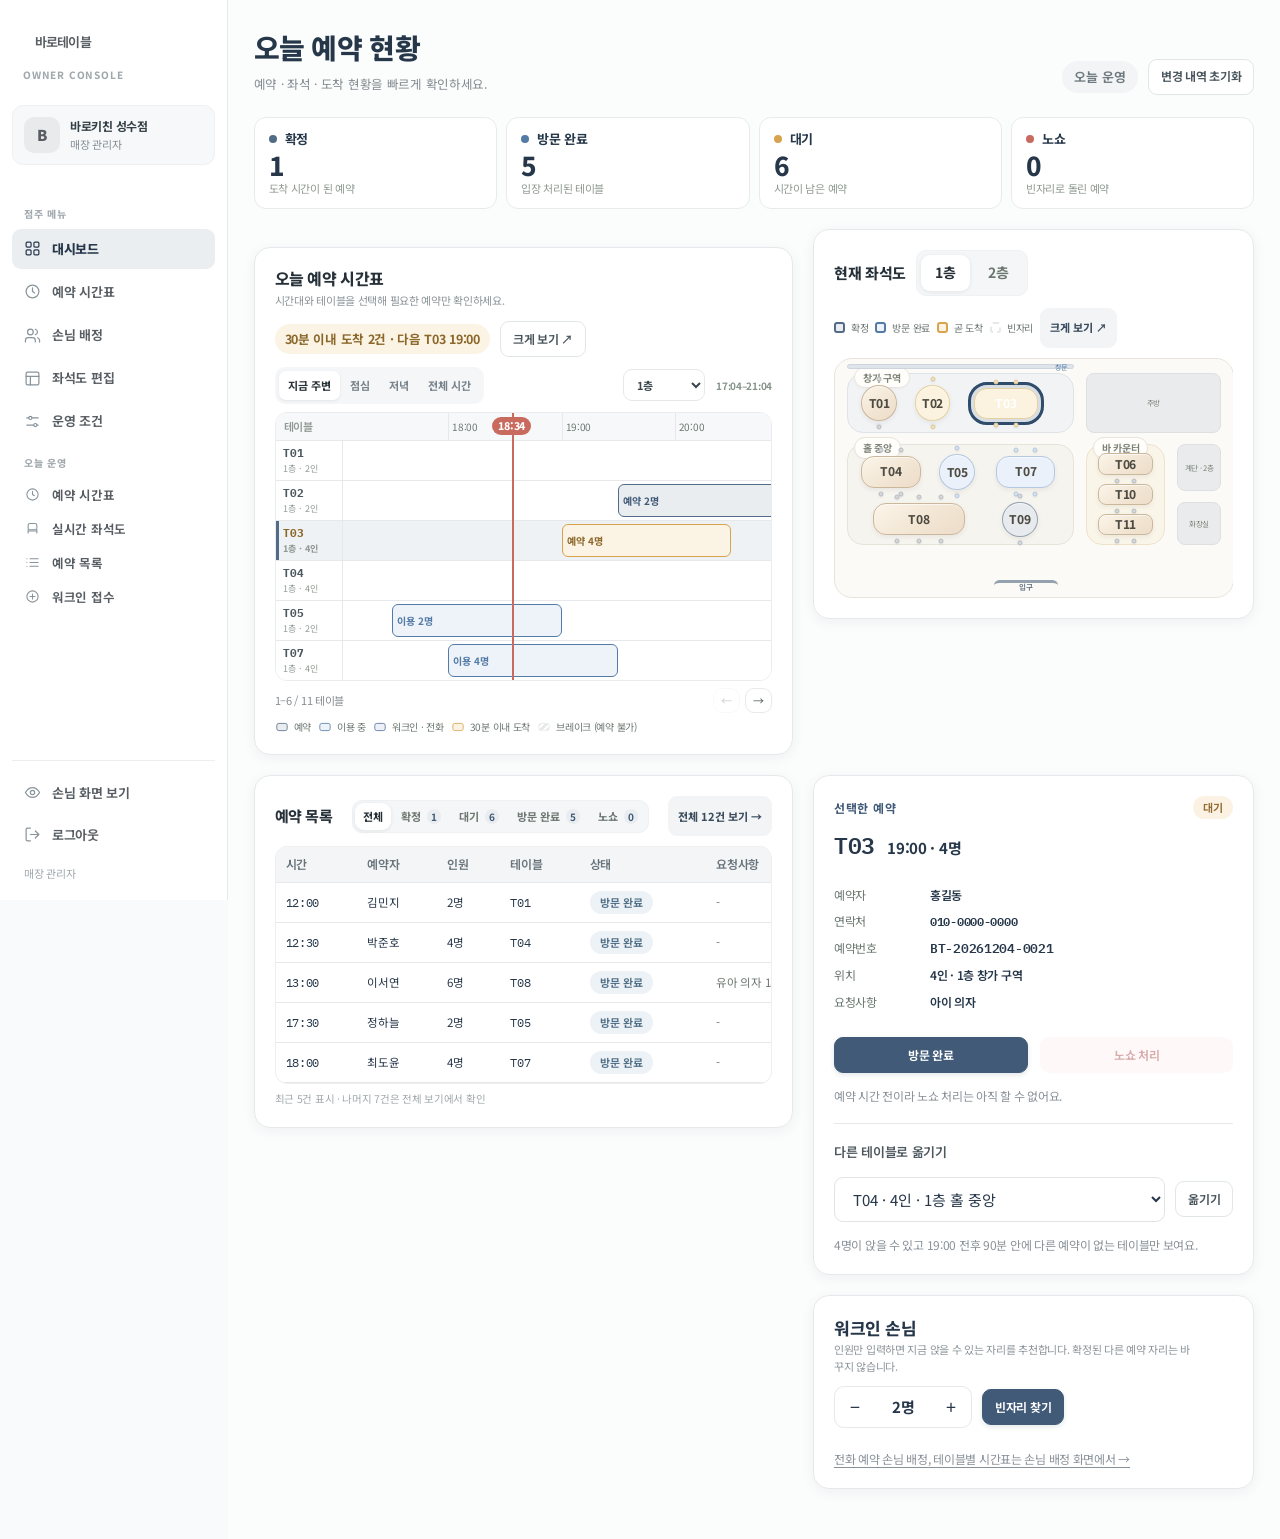
<file: barotable-pagetest/src/main/resources/templates/owner/dashboard.html>
<!DOCTYPE html>
<html lang="ko" xmlns:th="http://www.thymeleaf.org">
<head>
  <meta charset="utf-8">
  <meta name="viewport" content="width=device-width, initial-scale=1, viewport-fit=cover">
  <title>바로테이블 · 점주 대시보드</title>
  <link rel="preconnect" href="https://fonts.googleapis.com">
  <link rel="stylesheet" href="https://fonts.googleapis.com/css2?family=Noto+Sans+KR:wght@400;500;600;700;800&amp;family=IBM+Plex+Mono:wght@500;600&amp;display=swap">
  <link rel="stylesheet" href="../../static/css/app.css?v=20261110a" th:href="@{/css/app.css}">
  <link rel="stylesheet" href="../../static/css/responsive.css?v=20261110a" th:href="@{/css/responsive.css}">
  <link rel="stylesheet" href="../../static/css/wide.css?v=20261110a" th:href="@{/css/wide.css}">
  <link rel="stylesheet" href="../../static/css/ui.css?v=20261110a" th:href="@{/css/ui.css}">
  <link rel="stylesheet" href="../../static/css/owner.css?v=20261110a" th:href="@{/css/owner.css}">
</head>
<!-- O-02 점주 대시보드 (예약 현황 · 노쇼 · 워크인 재배정) -->
<body data-depth="1" data-screen="owner-dashboard" th:data-server="true">
<div class="owner-shell">
<aside aria-label="점주 메뉴" class="side" id="owner-side"></aside>
<main class="owner-main">
<div class="page-title">
<div>
<h1>오늘 예약 현황</h1>
<p>예약 · 좌석 · 도착 현황을 빠르게 확인하세요. <span hidden="" id="today-label"></span></p>
</div>
<div class="row">
<span class="badge badge-gray" style="font-size:13px;padding:6px 12px">오늘 운영</span>
<button class="btn btn-ghost btn-sm" id="demo-reset" title="변경한 예약 상태를 초기 데이터로 되돌립니다" type="button">변경 내역 초기화</button>
</div>
</div>
<section aria-label="예약 요약" class="stats" id="stats"></section>
<div class="owner-overview-grid"><section aria-labelledby="tt-title" class="card owner-timeline-card" id="owner-timetable" style="margin-top:18px">
<div class="card-head">
<div><h2 id="tt-title">오늘 예약 시간표</h2><p class="card-sub">시간대와 테이블을 선택해 필요한 예약만 확인하세요.</p></div>
<div class="owner-timeline-actions"><span aria-live="polite" class="soon-status" id="soon-status"></span><a class="btn btn-ghost btn-sm owner-schedule-open" data-go="owner-schedule" href="../owner/schedule.html" th:href="@{/owner/schedule}">크게 보기 ↗</a></div>
</div>
<div aria-label="시간표 보기 옵션" class="owner-tt-toolbar">
<div aria-label="시간대 선택" class="owner-tt-period" id="tt-period" role="group">
<button aria-pressed="true" class="active" data-period="around" type="button">지금 주변</button>
<button aria-pressed="false" data-period="lunch" type="button">점심</button>
<button aria-pressed="false" data-period="dinner" type="button">저녁</button>
<button aria-pressed="false" data-period="full" type="button">전체 시간</button>
</div>
<div class="owner-tt-control">
<label class="sr-only" for="tt-floor">시간표 층 선택</label>
<select aria-label="표시할 층" class="owner-tt-select" id="tt-floor"></select>
<span aria-live="polite" class="owner-tt-range" id="tt-range-label"></span>
</div>
</div>
<div aria-label="예약 시간표, 세로 및 가로 스크롤 가능" class="tt-scroll tt-dashboard-scroll" id="timetable" tabindex="0"></div><div aria-label="시간표 테이블 페이지 이동" class="owner-tt-pages"><span aria-live="polite" id="tt-page-summary"></span><div class="owner-pager-buttons"><button aria-label="이전 테이블" class="owner-mini-button" id="tt-prev" type="button">←</button><button aria-label="다음 테이블" class="owner-mini-button" id="tt-next" type="button">→</button></div></div>
<div class="tt-legend"><span><i class="l-res"></i>예약</span><span><i class="l-seat"></i>이용 중</span><span><i class="l-walk"></i>워크인 · 전화</span><span><i class="l-soon"></i>30분 이내 도착</span><span><i class="l-brk"></i>브레이크 (예약 불가)</span></div>
</section><section aria-label="현재 좌석도" class="card" id="owner-seats">
<div class="card-head">
<div class="row"><h2>현재 좌석도</h2><div class="tabs" id="floor-tabs" role="tablist"></div></div>
<div class="owner-seat-header-actions"><div class="legend"><span><i class="l-booked"></i>확정</span><span><i class="l-visited"></i>방문 완료</span><span><i class="l-waiting"></i>곧 도착</span><span><i class="l-empty"></i>빈자리</span></div><button aria-expanded="false" class="owner-text-button" id="seat-toggle" type="button">크게 보기 ↗</button></div></div>
<div class="map-scroll"><div id="map"></div></div>
</section></div><div class="owner-bottom-grid"><section aria-label="예약 목록" class="card" id="owner-reservations">
<div class="card-head owner-compact-header">
<h2>예약 목록</h2>
<div aria-label="예약 상태 필터" class="tabs" id="list-tabs" role="tablist"></div>
<button aria-expanded="false" class="owner-text-button" id="res-show-all" type="button">전체 보기</button></div>
<div class="list-scroll">
<table class="list">
<thead><tr><th>시간</th><th>예약자</th><th>인원</th><th>테이블</th><th>상태</th><th>요청사항</th></tr></thead>
<tbody id="res-rows"></tbody>
</table>
</div><p aria-live="polite" class="owner-list-summary" id="res-list-summary"></p>
</section><div class="stack owner-mini-actions" style="gap:14px;min-width:0"><section aria-label="선택한 예약" class="card stack" id="detail"></section><section aria-labelledby="wk-title" class="card stack" id="walkin">
<div>
<h2 id="wk-title">워크인 손님</h2>
<p class="card-sub">인원만 입력하면 지금 앉을 수 있는 자리를 추천합니다. 확정된 다른 예약 자리는 바꾸지 않습니다.</p>
</div>
<div class="row">
<div aria-label="워크인 인원" class="stepper"><button aria-label="인원 줄이기" id="wk-minus" type="button">−</button><output id="wk-val">2명</output><button aria-label="인원 늘리기" id="wk-plus" type="button">+</button></div>
<button class="btn btn-primary btn-sm" id="wk-find" type="button">빈자리 찾기</button>
</div>
<div aria-live="polite" class="stack" id="wk-list" style="gap:8px"></div>
<a class="hint" data-go="owner-guests" href="../owner/guests.html" th:href="@{/owner/guests}">전화 예약 손님 배정, 테이블별 시간표는 손님 배정 화면에서 →</a>
</section></div></div></main>
</div>

  <script src="../../static/js/data.js?v=20261110a" th:src="@{/js/data.js}"></script>
  <script src="../../static/js/common.js?v=20261110a" th:src="@{/js/common.js}"></script>
  <script src="../../static/js/seatmap.js?v=20261110a" th:src="@{/js/seatmap.js}"></script>
  <script src="../../static/js/timetable.js?v=20261110a" th:src="@{/js/timetable.js}"></script>
  <script src="../../static/js/owner-common.js?v=20261110a" th:src="@{/js/owner-common.js}"></script>
  <script src="../../static/js/pages/dashboard.js?v=20261110a" th:src="@{/js/pages/dashboard.js}"></script>
  <script src="../../static/js/drag-scroll.js?v=20261110a" th:src="@{/js/drag-scroll.js}"></script>
</body>
</html>
</file>
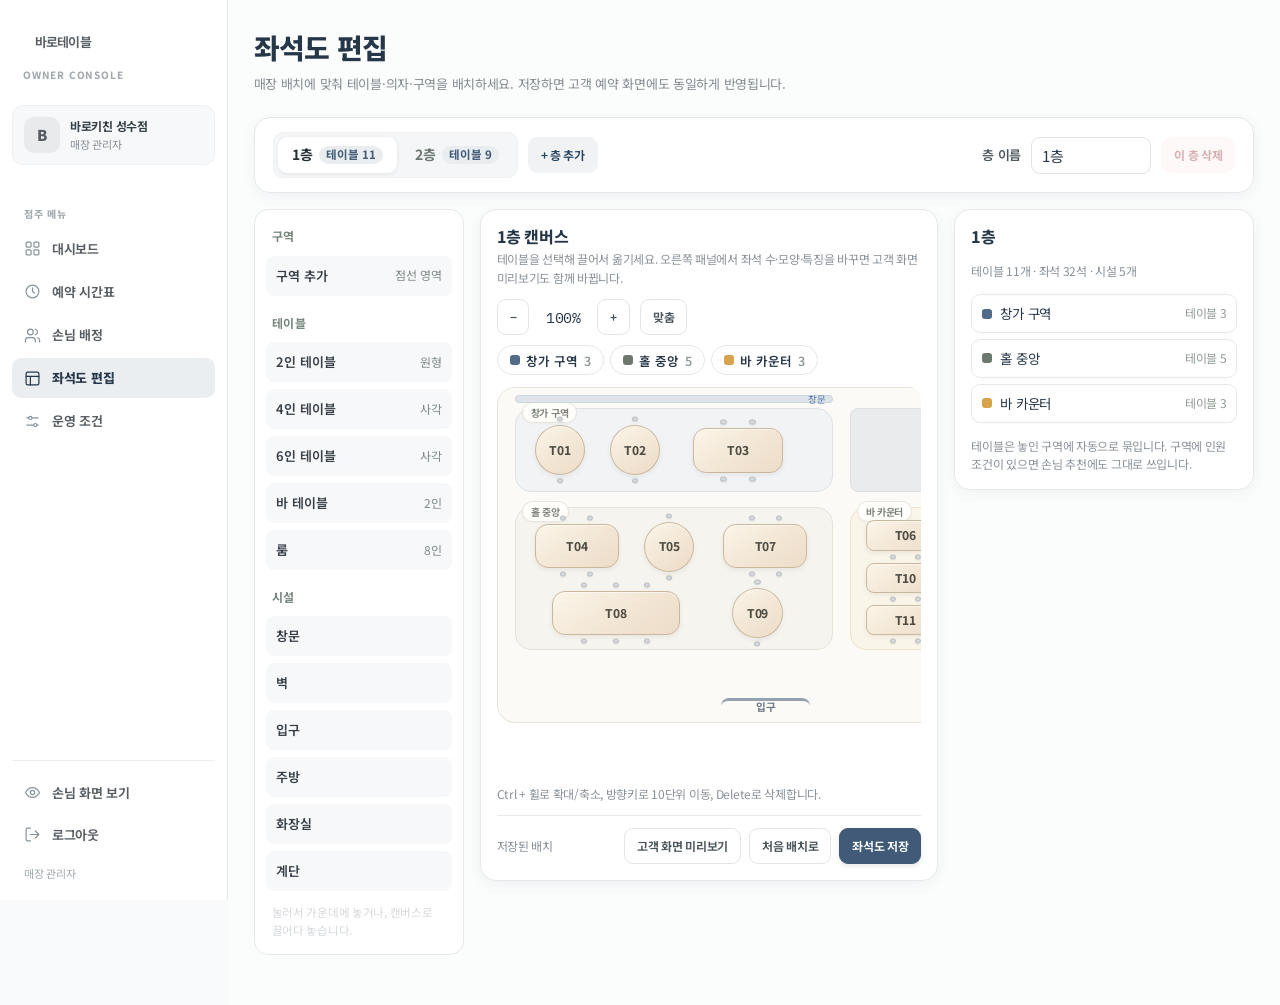
<file: barotable-pagetest/src/main/resources/templates/owner/editor.html>
<!DOCTYPE html>
<html lang="ko" xmlns:th="http://www.thymeleaf.org">
<head>
  <meta charset="utf-8">
  <meta name="viewport" content="width=device-width, initial-scale=1, viewport-fit=cover">
  <title>바로테이블 · 좌석도 편집</title>
  <link rel="preconnect" href="https://fonts.googleapis.com">
  <link rel="stylesheet" href="https://fonts.googleapis.com/css2?family=Noto+Sans+KR:wght@400;500;600;700;800&amp;family=IBM+Plex+Mono:wght@500;600&amp;display=swap">
  <link rel="stylesheet" href="../../static/css/app.css?v=20261110a" th:href="@{/css/app.css}">
  <link rel="stylesheet" href="../../static/css/responsive.css?v=20261110a" th:href="@{/css/responsive.css}">
  <link rel="stylesheet" href="../../static/css/wide.css?v=20261110a" th:href="@{/css/wide.css}">
  <link rel="stylesheet" href="../../static/css/ui.css?v=20261110a" th:href="@{/css/ui.css}">
  <link rel="stylesheet" href="../../static/css/owner.css?v=20261110a" th:href="@{/css/owner.css}">
</head>
<!-- O-03 점주용 좌석도 편집 (층별 구역 나누기) -->
<body data-depth="1" data-screen="owner-editor" th:data-server="true">
<div class="owner-shell">
<aside aria-label="점주 메뉴" class="side" id="owner-side"></aside>
<main class="owner-main">
<div class="page-title">
<div>
<h1>좌석도 편집</h1>
<p>매장 배치에 맞춰 테이블·의자·구역을 배치하세요. 저장하면 고객 예약 화면에도 동일하게 반영됩니다.</p>
</div>
</div>
<section aria-label="층 관리" class="card" style="padding:14px 18px;margin-bottom:16px">
<div class="row" style="justify-content:space-between">
<div class="row">
<div aria-label="층" class="tabs" id="floor-tabs" role="tablist"></div>
<button class="btn btn-soft btn-sm" id="add-floor" type="button">+ 층 추가</button>
</div>
<div class="row">
<label class="field-label" for="floor-name">층 이름</label>
<input class="input" id="floor-name" style="min-height:36px;width:120px;padding:6px 10px"/>
<button class="btn btn-danger btn-sm" id="del-floor" type="button">이 층 삭제</button>
</div>
</div>
</section>
<div class="editor">
<nav aria-label="오브젝트" class="palette">
<h3>구역</h3>
<button id="add-zone" type="button">구역 추가 <span>점선 영역</span></button>
<h3 style="margin-top:8px">테이블</h3>
<button data-add="table" data-preset="round2" draggable="true" type="button">2인 테이블 <span>원형</span></button>
<button data-add="table" data-preset="rect4" draggable="true" type="button">4인 테이블 <span>사각</span></button>
<button data-add="table" data-preset="rect6" draggable="true" type="button">6인 테이블 <span>사각</span></button>
<button data-add="table" data-preset="bar2" draggable="true" type="button">바 테이블 <span>2인</span></button>
<button data-add="table" data-preset="room8" draggable="true" type="button">룸 <span>8인</span></button>
<h3 style="margin-top:8px">시설</h3>
<button data-add="fixture" data-preset="window" draggable="true" type="button">창문</button>
<button data-add="fixture" data-preset="wall" draggable="true" type="button">벽</button>
<button data-add="fixture" data-preset="entrance" draggable="true" type="button">입구</button>
<button data-add="fixture" data-preset="kitchen" draggable="true" type="button">주방</button>
<button data-add="fixture" data-preset="restroom" draggable="true" type="button">화장실</button>
<button data-add="fixture" data-preset="stairs" draggable="true" type="button">계단</button>
<p class="palette-hint">눌러서 가운데에 놓거나, 캔버스로 끌어다 놓습니다.</p>
</nav>
<section aria-label="매장 캔버스" class="card ed-canvas" style="padding:16px">
<div class="card-head" style="margin-bottom:10px">
<div><h2 id="canvas-title" style="font-size:16px">1층 캔버스</h2><p class="card-sub">테이블을 선택해 끌어서 옮기세요. 오른쪽 패널에서 좌석 수·모양·특징을 바꾸면 고객 화면 미리보기도 함께 바뀝니다.</p></div>
<div aria-label="확대/축소" class="row" role="group">
<button aria-label="축소" class="btn btn-ghost btn-sm" id="zoom-out" type="button">−</button>
<output class="mono" id="zoom-val" style="min-width:48px;text-align:center">100%</output>
<button aria-label="확대" class="btn btn-ghost btn-sm" id="zoom-in" type="button">+</button>
<button class="btn btn-ghost btn-sm" id="zoom-fit" type="button">맞춤</button>
</div>
</div>
<div class="zone-filter" id="zone-chips" style="margin-bottom:12px"></div>
<div class="map-scroll ed-scroll" id="canvas-scroll"><div id="canvas"></div></div>
<p class="hint" style="margin-top:8px">Ctrl + 휠로 확대/축소, 방향키로 10단위 이동, Delete로 삭제합니다.</p>
<div class="row ed-savebar">
<span aria-live="polite" class="hint" id="save-state">저장된 배치</span>
<span class="grow"></span>
<a class="btn btn-ghost btn-sm editor-preview-link" data-go="index" href="../index.html" th:href="@{/}" aria-label="고객 화면 미리보기">고객 화면 미리보기</a><button class="btn btn-ghost btn-sm" id="layout-reset" type="button">처음 배치로</button>
<button class="btn btn-primary btn-sm" id="layout-save" type="button">좌석도 저장</button>
</div>
<ul class="result-list" hidden="" id="save-result"></ul>
</section>
<aside aria-label="속성" aria-live="polite" class="card props stack" id="props"></aside>
</div>
</main>
</div>

  <script src="../../static/js/data.js?v=20261110a" th:src="@{/js/data.js}"></script>
  <script src="../../static/js/common.js?v=20261110a" th:src="@{/js/common.js}"></script>
  <script src="../../static/js/owner-common.js?v=20261110a" th:src="@{/js/owner-common.js}"></script>
  <script src="../../static/js/pages/editor.js?v=20261110a" th:src="@{/js/pages/editor.js}"></script>
  <script src="../../static/js/drag-scroll.js?v=20261110a" th:src="@{/js/drag-scroll.js}"></script>
</body>
</html>
</file>
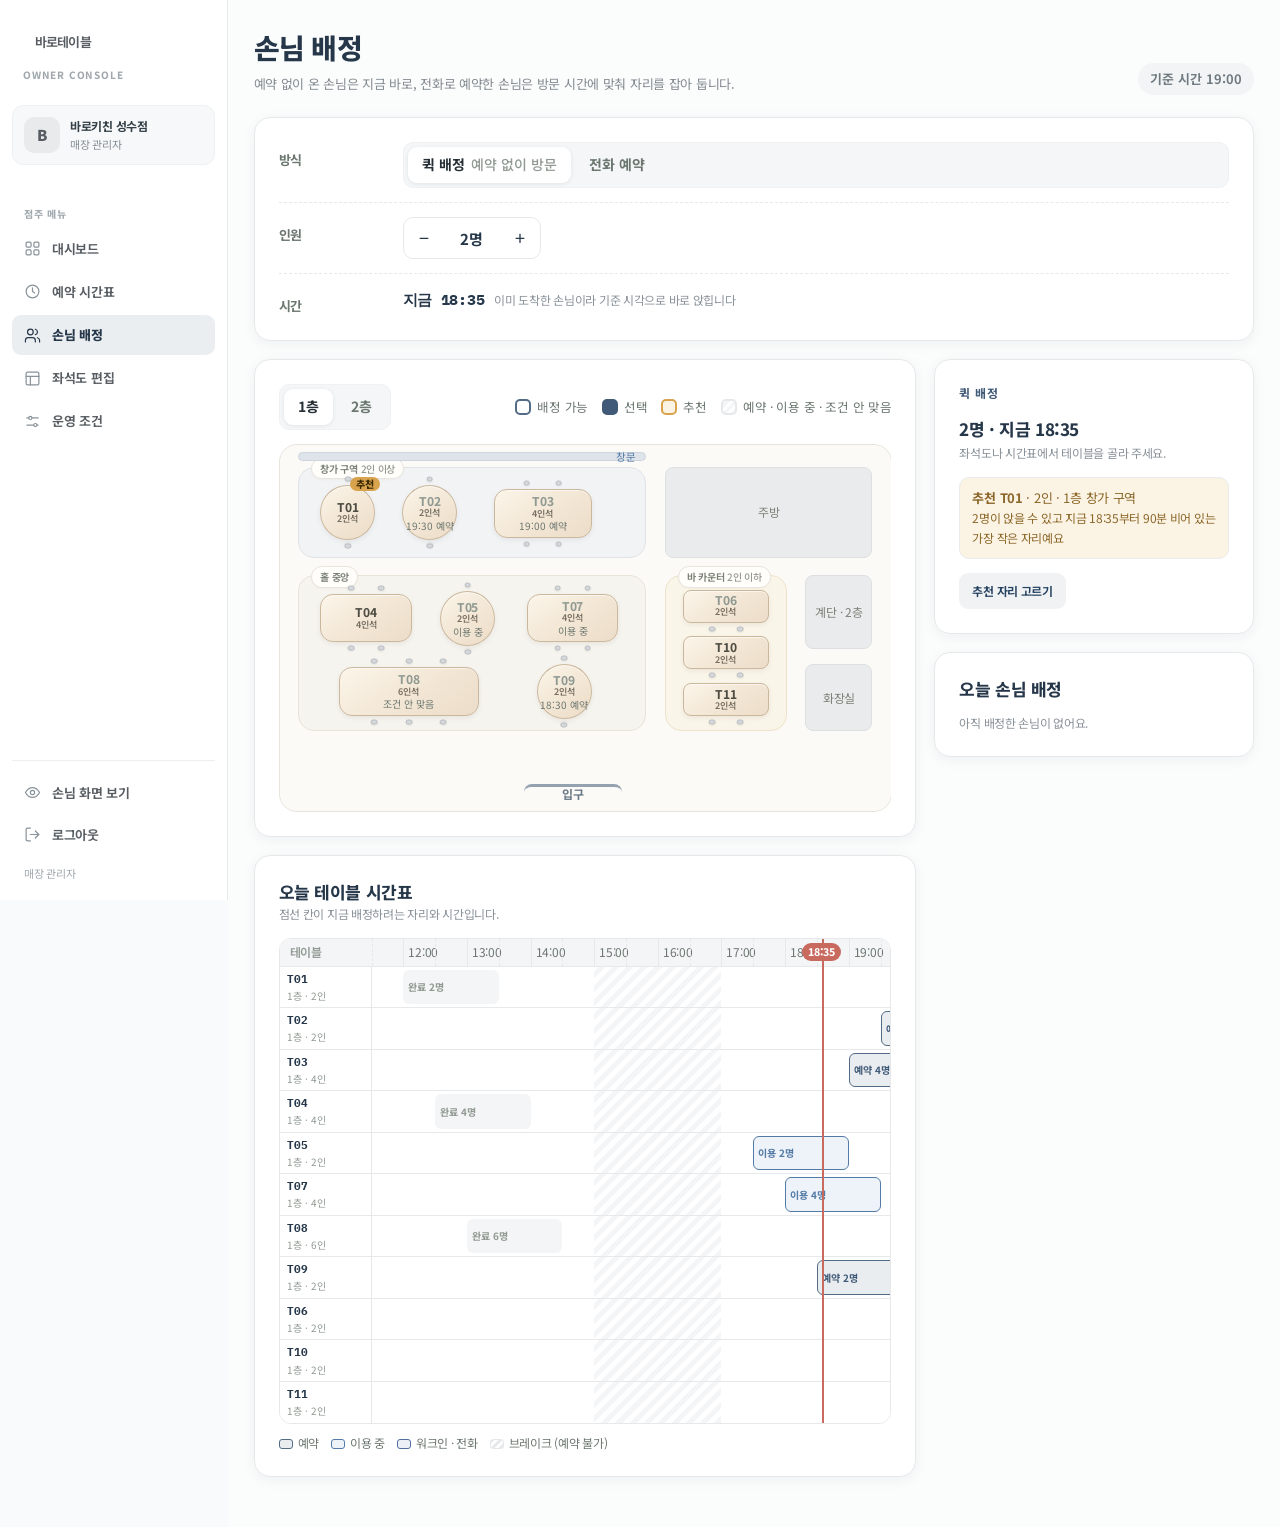
<file: barotable-pagetest/src/main/resources/templates/owner/guests.html>
<!DOCTYPE html>
<html lang="ko" xmlns:th="http://www.thymeleaf.org">
<head>
  <meta charset="utf-8">
  <meta name="viewport" content="width=device-width, initial-scale=1, viewport-fit=cover">
  <title>바로테이블 · 손님 배정</title>
  <link rel="preconnect" href="https://fonts.googleapis.com">
  <link rel="stylesheet" href="https://fonts.googleapis.com/css2?family=Noto+Sans+KR:wght@400;500;600;700;800&amp;family=IBM+Plex+Mono:wght@500;600&amp;display=swap">
  <link rel="stylesheet" href="../../static/css/app.css?v=20261110a" th:href="@{/css/app.css}">
  <link rel="stylesheet" href="../../static/css/responsive.css?v=20261110a" th:href="@{/css/responsive.css}">
  <link rel="stylesheet" href="../../static/css/wide.css?v=20261110a" th:href="@{/css/wide.css}">
  <link rel="stylesheet" href="../../static/css/ui.css?v=20261110a" th:href="@{/css/ui.css}">
  <link rel="stylesheet" href="../../static/css/owner.css?v=20261110a" th:href="@{/css/owner.css}">
</head>
<!-- O-05 손님 배정 (예약 없이 방문한 손님 · 전화 예약 손님) -->
<body data-depth="1" data-screen="owner-guests" th:data-server="true">
<div class="owner-shell">
<aside aria-label="점주 메뉴" class="side" id="owner-side"></aside>
<main class="owner-main">
<div class="page-title">
<div>
<h1>손님 배정</h1>
<p>예약 없이 온 손님은 지금 바로, 전화로 예약한 손님은 방문 시간에 맞춰 자리를 잡아 둡니다.</p>
</div>
<span class="badge badge-gray" style="font-size:13px;padding:6px 12px">기준 시간 19:00</span>
</div>
<section aria-label="배정 조건" class="card cond">
<div class="cond-row">
<div class="cond-label">방식</div>
<div aria-label="배정 방식" class="tabs" id="mode-tabs" role="tablist">
<button aria-selected="true" class="tab on" data-mode="quick" role="tab" type="button">퀵 배정 <span class="faint" style="font-weight:500">예약 없이 방문</span></button>
<button aria-selected="false" class="tab" data-mode="phone" role="tab" type="button">전화 예약</button>
</div>
</div>
<div class="cond-row">
<div class="cond-label">인원</div>
<div class="row">
<div aria-label="인원" class="stepper" role="group">
<button aria-label="인원 줄이기" id="g-minus" type="button">−</button>
<output aria-live="polite" id="g-val">2명</output>
<button aria-label="인원 늘리기" id="g-plus" type="button">+</button>
</div>
</div>
</div>
<div class="cond-row">
<div class="cond-label">시간</div>
<div class="row">
<b class="mono" id="g-time-now">지금 19:00</b>
<label class="sr-only" for="g-time">방문 예정 시간</label>
<select class="select" hidden="" id="g-time" style="width:auto;min-height:38px"></select>
<span class="hint" id="g-time-hint"></span>
</div>
</div>
<div class="cond-row" hidden="" id="g-phone-row">
<div class="cond-label">연락처</div>
<div class="row" style="flex:1">
<label class="sr-only" for="g-name">이름</label>
<input class="input" id="g-name" placeholder="이름 (선택)" style="max-width:140px;min-height:38px"/>
<label class="sr-only" for="g-phone">전화번호</label>
<input class="input mono" id="g-phone" inputmode="tel" placeholder="010-0000-0000" style="max-width:180px;min-height:38px" type="tel"/>
</div>
</div>
</section>
<div class="grid cols-main-side" style="margin-top:18px">
<div class="stack" style="gap:18px;min-width:0">
<section aria-label="좌석도" class="card">
<div class="card-head">
<div aria-label="층 선택" class="tabs" id="floor-tabs" role="tablist"></div>
<div class="legend"><span><i></i>배정 가능</span><span><i class="l-sel"></i>선택</span><span><i class="l-rec"></i>추천</span><span><i class="l-no"></i>예약 · 이용 중 · 조건 안 맞음</span></div>
</div>
<div class="map-scroll"><div id="map"></div></div>
</section>
<section aria-labelledby="gtt-title" class="card">
<div class="card-head">
<div><h2 id="gtt-title">오늘 테이블 시간표</h2><p class="card-sub">점선 칸이 지금 배정하려는 자리와 시간입니다.</p></div>
</div>
<div class="tt-scroll" id="timetable"></div>
<div class="tt-legend"><span><i class="l-res"></i>예약</span><span><i class="l-seat"></i>이용 중</span><span><i class="l-walk"></i>워크인 · 전화</span><span><i class="l-brk"></i>브레이크 (예약 불가)</span></div>
</section>
</div>
<div class="stack" style="gap:18px;min-width:0">
<section aria-label="배정" aria-live="polite" class="card stack" id="assign"></section>
<section aria-labelledby="hist-title" class="card stack">
<h2 id="hist-title">오늘 손님 배정</h2>
<div class="stack" id="history" style="gap:8px"></div>
</section>
</div>
</div>
</main>
</div>

  <script src="../../static/js/data.js?v=20261110a" th:src="@{/js/data.js}"></script>
  <script src="../../static/js/common.js?v=20261110a" th:src="@{/js/common.js}"></script>
  <script src="../../static/js/seatmap.js?v=20261110a" th:src="@{/js/seatmap.js}"></script>
  <script src="../../static/js/timetable.js?v=20261110a" th:src="@{/js/timetable.js}"></script>
  <script src="../../static/js/owner-common.js?v=20261110a" th:src="@{/js/owner-common.js}"></script>
  <script src="../../static/js/pages/guests.js?v=20261110a" th:src="@{/js/pages/guests.js}"></script>
  <script src="../../static/js/drag-scroll.js?v=20261110a" th:src="@{/js/drag-scroll.js}"></script>
</body>
</html>
</file>
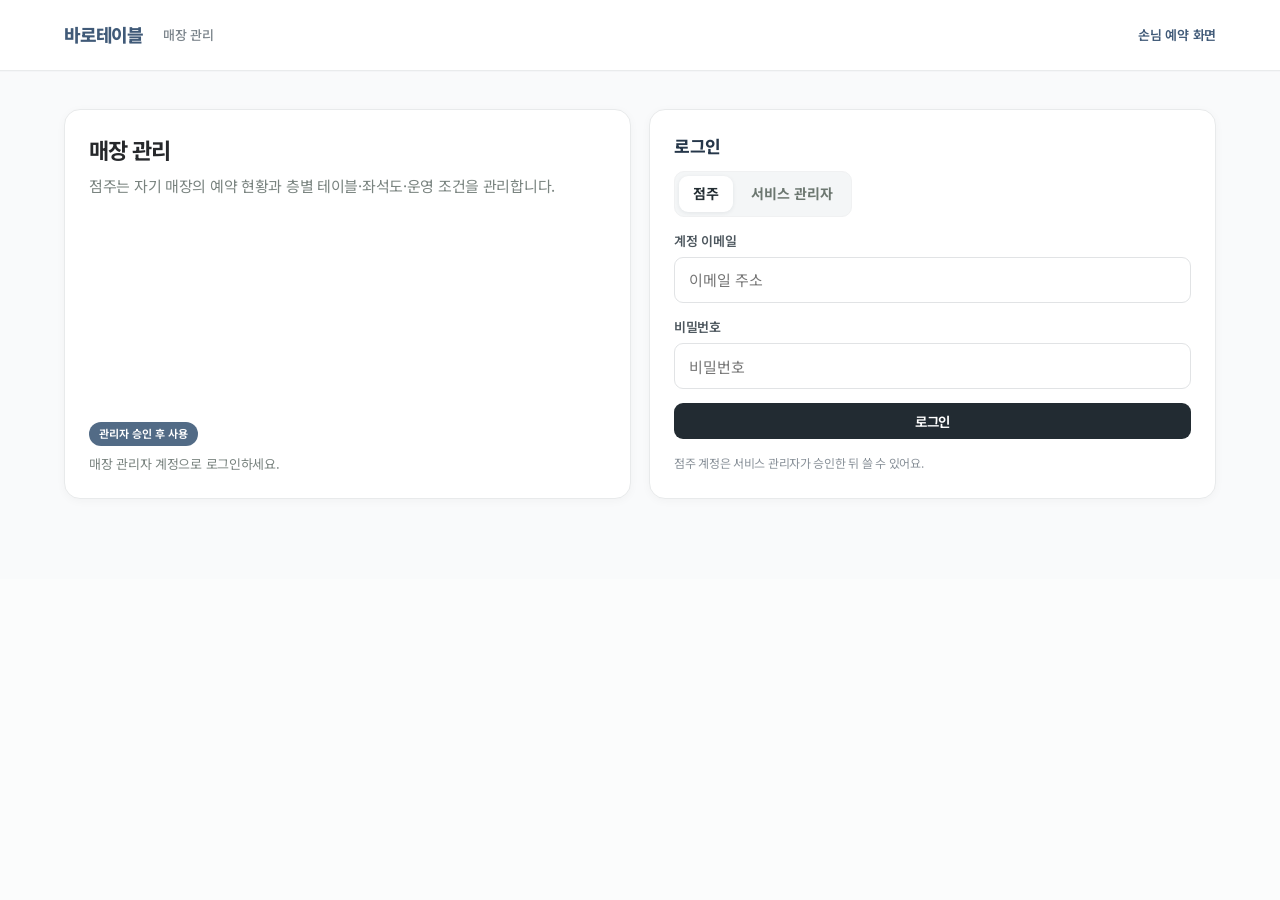
<file: barotable-pagetest/src/main/resources/templates/owner/login.html>
<!DOCTYPE html>
<html lang="ko" xmlns:th="http://www.thymeleaf.org">
<head>
  <meta charset="utf-8">
  <meta name="viewport" content="width=device-width, initial-scale=1, viewport-fit=cover">
  <title>바로테이블 · 점주 로그인</title>
  <link rel="preconnect" href="https://fonts.googleapis.com">
  <link rel="stylesheet" href="https://fonts.googleapis.com/css2?family=Noto+Sans+KR:wght@400;500;600;700;800&amp;family=IBM+Plex+Mono:wght@500;600&amp;display=swap">
  <link rel="stylesheet" href="../../static/css/app.css?v=20261110a" th:href="@{/css/app.css}">
  <link rel="stylesheet" href="../../static/css/responsive.css?v=20261110a" th:href="@{/css/responsive.css}">
  <link rel="stylesheet" href="../../static/css/ui.css?v=20261110a" th:href="@{/css/ui.css}">
</head>
<!-- A-01 점주·관리자 로그인 (Spring Security formLogin 으로 연결 예정) -->
<body data-depth="1" data-screen="owner-login" th:data-server="true">
<header class="site-head">
<div class="wrap">
<a class="brand" data-go="index" href="../index.html" th:href="@{/}">바로테이블</a>
<span class="head-sub">매장 관리</span>
<span class="head-spacer"></span>
<a class="head-link" data-go="index" href="../index.html" style="color:var(--teal-deep)" th:href="@{/}">손님 예약 화면</a>
</div>
</header>
<main class="page wrap">
<div class="grid cols-2" style="align-items:stretch">
<section aria-labelledby="ow-title" class="card card-dark stack" style="justify-content:space-between">
<div class="stack" style="gap:10px">
<h1 id="ow-title" style="font-size:22px">매장 관리</h1>
<p class="muted">점주는 자기 매장의 예약 현황과 층별 테이블·좌석도·운영 조건을 관리합니다.</p>
</div>
<div class="stack" style="gap:8px">
<span class="badge badge-solid" style="align-self:flex-start">관리자 승인 후 사용</span>
<p class="muted" style="font-size:13px">매장 관리자 계정으로 로그인하세요.</p>
</div>
</section>
<section aria-labelledby="lg-title" class="card stack">
<h2 id="lg-title">로그인</h2>
<div aria-label="계정 종류" class="tabs" id="role-tabs" role="tablist" style="align-self:flex-start">
<button aria-selected="true" class="tab on" data-role="owner" role="tab" type="button">점주</button>
<button aria-selected="false" class="tab" data-role="admin" role="tab" type="button">서비스 관리자</button>
</div>
<div class="field">
<label for="lg-email">계정 이메일</label>
<input autocomplete="username" class="input" id="lg-email" name="username" placeholder="이메일 주소" type="email"/>
</div>
<div class="field">
<label for="lg-pw">비밀번호</label>
<input autocomplete="current-password" class="input" id="lg-pw" name="password" placeholder="비밀번호" type="password"/>
</div>
<a class="btn btn-indigo" data-go="owner-dashboard" href="../owner/dashboard.html" id="lg-go" th:href="@{/owner/dashboard}">로그인</a>
<p class="hint" id="lg-hint">점주 계정은 서비스 관리자가 승인한 뒤 쓸 수 있어요.</p>
</section>
</div>
</main>

  <script src="../../static/js/data.js?v=20261110a" th:src="@{/js/data.js}"></script>
  <script src="../../static/js/common.js?v=20261110a" th:src="@{/js/common.js}"></script>
  <script>
    /* 화면 확인용: 역할에 따라 이동할 화면만 바꾼다 (실제 구현은 Spring Security 역할 OWNER / ADMIN) */
    (function () {
      const ROLE = { owner: ['owner@example.com', 'owner-dashboard', '점주 계정은 서비스 관리자가 승인한 뒤 쓸 수 있어요.'], admin: ['admin@example.com', 'admin', '관리자는 점주 계정 승인과 서비스 상태를 봅니다.'] };
      document.querySelectorAll('#role-tabs .tab').forEach(b => b.addEventListener('click', () => {
        const r = ROLE[b.dataset.role];
        document.querySelectorAll('#role-tabs .tab').forEach(x => { x.classList.toggle('on', x === b); x.setAttribute('aria-selected', x === b); });
        document.getElementById('lg-email').value = r[0];
        const go = document.getElementById('lg-go'); go.dataset.go = r[1]; go.href = BT.url(r[1]);
        document.getElementById('lg-hint').textContent = r[2];
      }));
    })();
  
  </script>
  <script src="../../static/js/drag-scroll.js?v=20261110a" th:src="@{/js/drag-scroll.js}"></script>
</body>
</html>
</file>
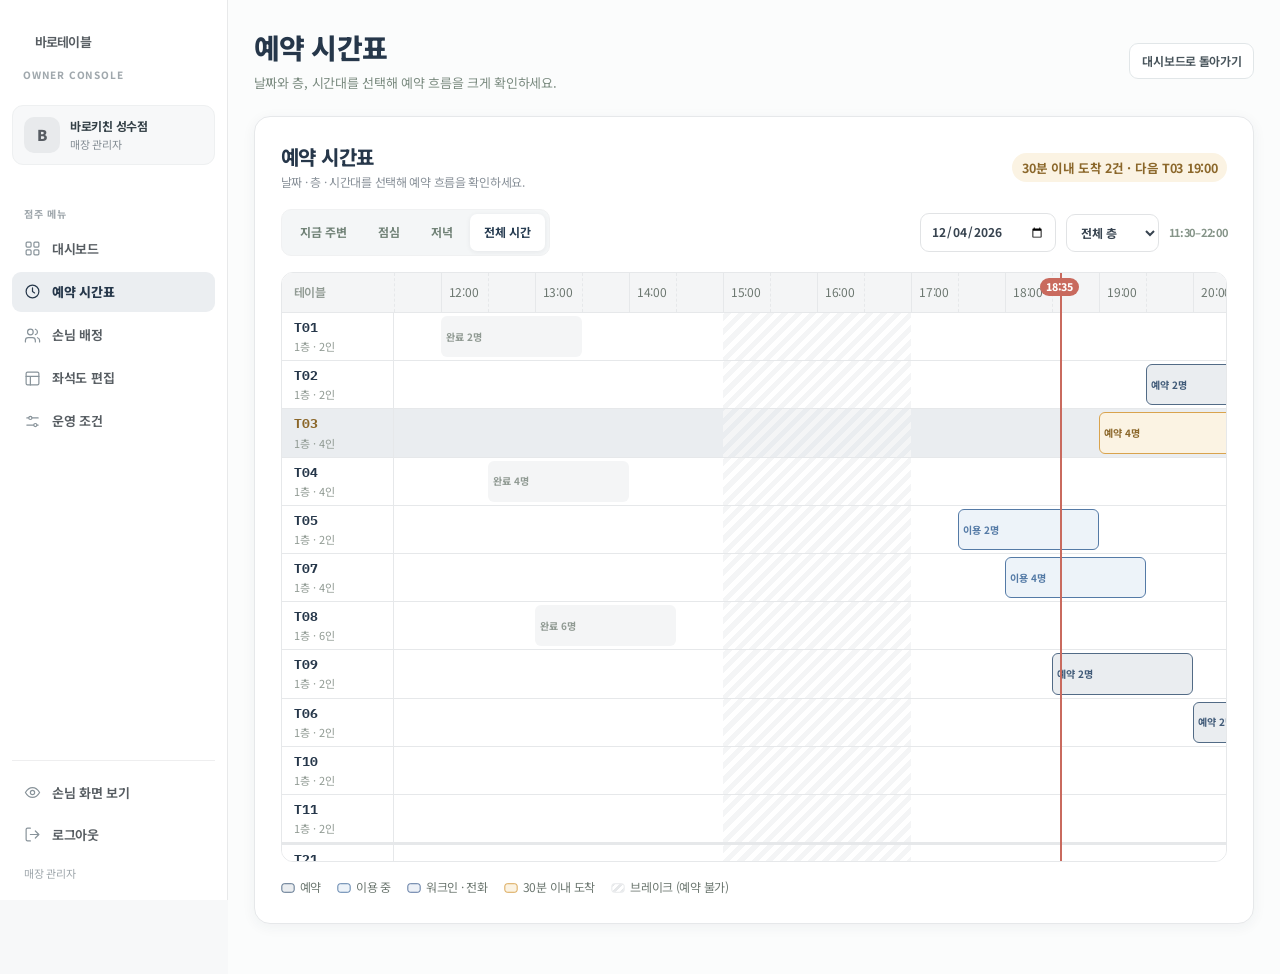
<file: barotable-pagetest/src/main/resources/templates/owner/schedule.html>
<!DOCTYPE html>
<html lang="ko" xmlns:th="http://www.thymeleaf.org">
<head>
  <meta charset="utf-8">
  <meta name="viewport" content="width=device-width, initial-scale=1, viewport-fit=cover">
  <title>바로테이블 · 점주 대시보드</title>
  <link rel="preconnect" href="https://fonts.googleapis.com">
  <link rel="stylesheet" href="https://fonts.googleapis.com/css2?family=Noto+Sans+KR:wght@400;500;600;700;800&amp;family=IBM+Plex+Mono:wght@500;600&amp;display=swap">
  <link rel="stylesheet" href="../../static/css/app.css?v=20261110a" th:href="@{/css/app.css}">
  <link rel="stylesheet" href="../../static/css/responsive.css?v=20261110a" th:href="@{/css/responsive.css}">
  <link rel="stylesheet" href="../../static/css/wide.css?v=20261110a" th:href="@{/css/wide.css}">
  <link rel="stylesheet" href="../../static/css/ui.css?v=20261110a" th:href="@{/css/ui.css}">
  <link rel="stylesheet" href="../../static/css/owner.css?v=20261110a" th:href="@{/css/owner.css}">
</head>
<!-- O-06 예약 시간표 (대시보드 시간표 크게 보기) -->
<body data-depth="1" data-screen="owner-schedule" th:data-server="true">
<div class="owner-shell">
<aside aria-label="점주 메뉴" class="side" id="owner-side"></aside>
<main class="owner-main">
<div class="page-title">
<div>
<h1>예약 시간표</h1>
<p>날짜와 층, 시간대를 선택해 예약 흐름을 크게 확인하세요. <span hidden="" id="today-label"></span></p>
</div>
<div class="row"><a class="btn btn-ghost btn-sm" data-go="owner-dashboard" href="../owner/dashboard.html" th:href="@{/owner/dashboard}">대시보드로 돌아가기</a><button class="btn btn-ghost btn-sm" hidden id="demo-reset" type="button">변경 내역 초기화</button></div>
</div>
<section aria-label="예약 요약" class="stats" id="stats"></section>
<div class="owner-overview-grid"><section aria-labelledby="tt-title" class="card owner-timeline-card" id="owner-timetable" style="margin-top:18px">
<div class="card-head">
<div><h2 id="tt-title">예약 시간표</h2><p class="card-sub">날짜 · 층 · 시간대를 선택해 예약 흐름을 확인하세요.</p></div>
<div class="owner-timeline-actions"><span aria-live="polite" class="soon-status" id="soon-status"></span></div>
</div>
<div aria-label="시간표 보기 옵션" class="owner-tt-toolbar">
<div aria-label="시간대 선택" class="owner-tt-period" id="tt-period" role="group">
<button aria-pressed="true" class="active" data-period="around" type="button">지금 주변</button>
<button aria-pressed="false" data-period="lunch" type="button">점심</button>
<button aria-pressed="false" data-period="dinner" type="button">저녁</button>
<button aria-pressed="false" data-period="full" type="button">전체 시간</button>
</div>
<div class="owner-tt-control">
<label class="sr-only" for="tt-date">예약 날짜 선택</label><input aria-label="예약 날짜 선택" class="owner-tt-date" id="tt-date" type="date"/>
<label class="sr-only" for="tt-floor">시간표 층 선택</label>
<select aria-label="표시할 층" class="owner-tt-select" id="tt-floor"></select>
<span aria-live="polite" class="owner-tt-range" id="tt-range-label"></span>
</div>
</div>
<div aria-label="예약 시간표, 세로 및 가로 스크롤 가능" class="tt-scroll tt-dashboard-scroll" id="timetable" tabindex="0"></div><div aria-label="시간표 테이블 페이지 이동" class="owner-tt-pages"><span aria-live="polite" id="tt-page-summary"></span><div class="owner-pager-buttons"><button aria-label="이전 테이블" class="owner-mini-button" id="tt-prev" type="button">←</button><button aria-label="다음 테이블" class="owner-mini-button" id="tt-next" type="button">→</button></div></div>
<div class="tt-legend"><span><i class="l-res"></i>예약</span><span><i class="l-seat"></i>이용 중</span><span><i class="l-walk"></i>워크인 · 전화</span><span><i class="l-soon"></i>30분 이내 도착</span><span><i class="l-brk"></i>브레이크 (예약 불가)</span></div>
</section><section aria-label="현재 좌석도" class="card" id="owner-seats">
<div class="card-head">
<div class="row"><h2>현재 좌석도</h2><div class="tabs" id="floor-tabs" role="tablist"></div></div>
<div class="owner-seat-header-actions"><div class="legend"><span><i class="l-booked"></i>확정</span><span><i class="l-visited"></i>방문 완료</span><span><i class="l-waiting"></i>곧 도착</span><span><i class="l-empty"></i>빈자리</span></div><button aria-expanded="false" class="owner-text-button" id="seat-toggle" type="button">크게 보기 ↗</button></div></div>
<div class="map-scroll"><div id="map"></div></div>
</section></div><div class="owner-bottom-grid"><section aria-label="예약 목록" class="card" id="owner-reservations">
<div class="card-head owner-compact-header">
<h2>예약 목록</h2>
<div aria-label="예약 상태 필터" class="tabs" id="list-tabs" role="tablist"></div>
<button aria-expanded="false" class="owner-text-button" id="res-show-all" type="button">전체 보기</button></div>
<div class="list-scroll">
<table class="list">
<thead><tr><th>시간</th><th>예약자</th><th>인원</th><th>테이블</th><th>상태</th><th>요청사항</th></tr></thead>
<tbody id="res-rows"></tbody>
</table>
</div><p aria-live="polite" class="owner-list-summary" id="res-list-summary"></p>
</section><div class="stack owner-mini-actions" style="gap:14px;min-width:0"><section aria-label="선택한 예약" class="card stack" id="detail"></section><section aria-labelledby="wk-title" class="card stack" id="walkin">
<div>
<h2 id="wk-title">워크인 손님</h2>
<p class="card-sub">인원만 입력하면 지금 앉을 수 있는 자리를 추천합니다. 확정된 다른 예약 자리는 바꾸지 않습니다.</p>
</div>
<div class="row">
<div aria-label="워크인 인원" class="stepper"><button aria-label="인원 줄이기" id="wk-minus" type="button">−</button><output id="wk-val">2명</output><button aria-label="인원 늘리기" id="wk-plus" type="button">+</button></div>
<button class="btn btn-primary btn-sm" id="wk-find" type="button">빈자리 찾기</button>
</div>
<div aria-live="polite" class="stack" id="wk-list" style="gap:8px"></div>
<a class="hint" data-go="owner-guests" href="../owner/guests.html" th:href="@{/owner/guests}">전화 예약 손님 배정, 테이블별 시간표는 손님 배정 화면에서 →</a>
</section></div></div></main>
</div>

  <script src="../../static/js/data.js?v=20261110a" th:src="@{/js/data.js}"></script>
  <script src="../../static/js/common.js?v=20261110a" th:src="@{/js/common.js}"></script>
  <script src="../../static/js/seatmap.js?v=20261110a" th:src="@{/js/seatmap.js}"></script>
  <script src="../../static/js/timetable.js?v=20261110a" th:src="@{/js/timetable.js}"></script>
  <script src="../../static/js/owner-common.js?v=20261110a" th:src="@{/js/owner-common.js}"></script>
  <script src="../../static/js/pages/dashboard.js?v=20261110a" th:src="@{/js/pages/dashboard.js}"></script>
  <script src="../../static/js/drag-scroll.js?v=20261110a" th:src="@{/js/drag-scroll.js}"></script>
</body>
</html>
</file>
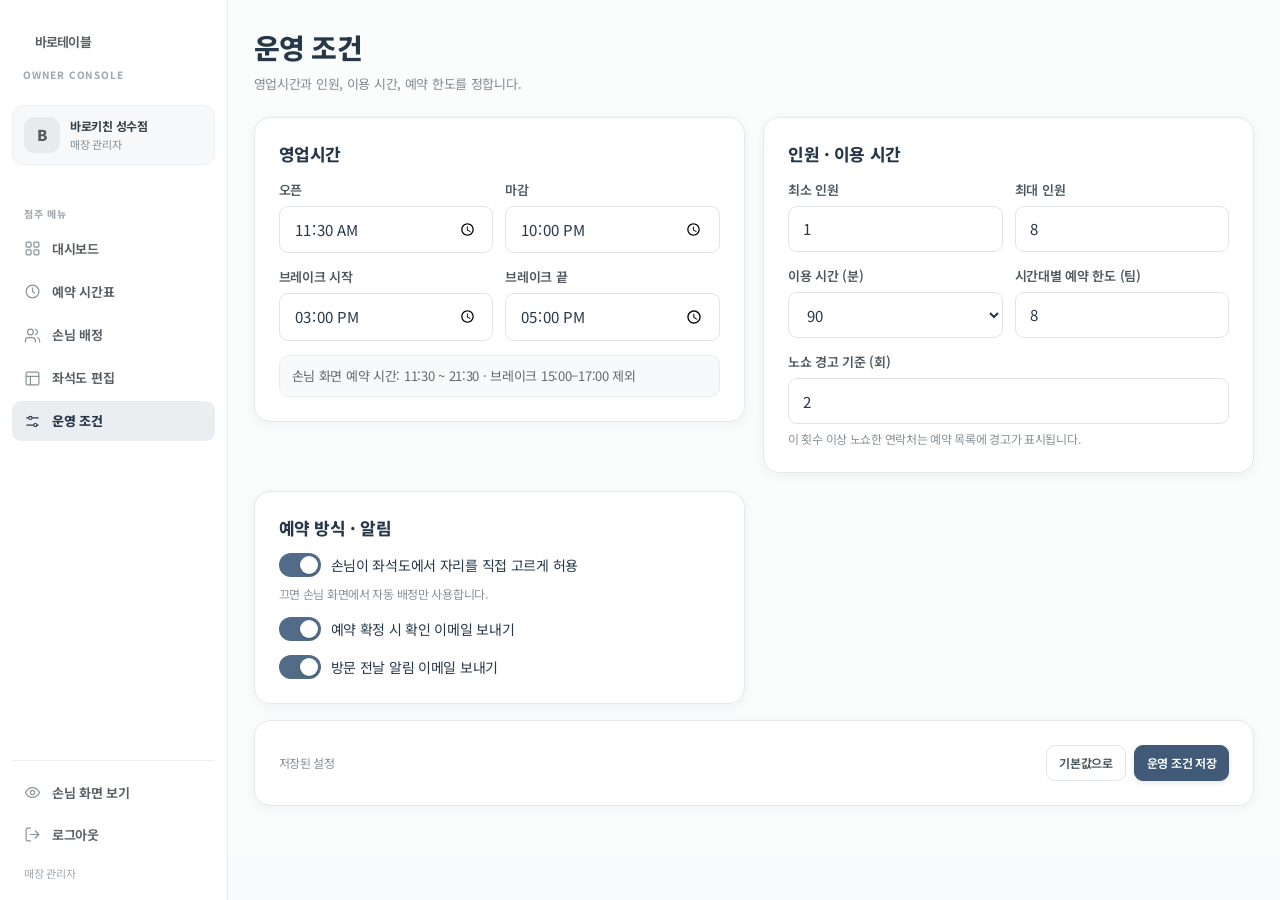
<file: barotable-pagetest/src/main/resources/templates/owner/settings.html>
<!DOCTYPE html>
<html lang="ko" xmlns:th="http://www.thymeleaf.org">
<head>
  <meta charset="utf-8">
  <meta name="viewport" content="width=device-width, initial-scale=1, viewport-fit=cover">
  <title>바로테이블 · 운영 조건</title>
  <link rel="preconnect" href="https://fonts.googleapis.com">
  <link rel="stylesheet" href="https://fonts.googleapis.com/css2?family=Noto+Sans+KR:wght@400;500;600;700;800&amp;family=IBM+Plex+Mono:wght@500;600&amp;display=swap">
  <link rel="stylesheet" href="../../static/css/app.css?v=20261110a" th:href="@{/css/app.css}">
  <link rel="stylesheet" href="../../static/css/responsive.css?v=20261110a" th:href="@{/css/responsive.css}">
  <link rel="stylesheet" href="../../static/css/ui.css?v=20261110a" th:href="@{/css/ui.css}">
  <link rel="stylesheet" href="../../static/css/owner.css?v=20261110a" th:href="@{/css/owner.css}">
</head>
<!-- O-04 운영 조건 -->
<body data-depth="1" data-screen="owner-settings" th:data-server="true">
<div class="owner-shell">
<aside aria-label="점주 메뉴" class="side" id="owner-side"></aside>
<main class="owner-main">
<div>
<div class="page-title">
<div>
<h1>운영 조건</h1>
<p>영업시간과 인원, 이용 시간, 예약 한도를 정합니다.</p>
</div>
</div>
<div class="grid cols-2">
<section aria-labelledby="s1" class="card stack">
<h2 id="s1">영업시간</h2>
<div class="form-row">
<div class="field"><label for="s-open">오픈</label><input class="input" id="s-open" step="1800" type="time" value="11:30"/></div>
<div class="field"><label for="s-close">마감</label><input class="input" id="s-close" step="1800" type="time" value="22:00"/></div>
</div>
<div class="form-row">
<div class="field"><label for="s-bs">브레이크 시작</label><input class="input" id="s-bs" step="1800" type="time" value="15:00"/></div>
<div class="field"><label for="s-be">브레이크 끝</label><input class="input" id="s-be" step="1800" type="time" value="17:00"/></div>
</div>
<p aria-live="polite" class="notice" id="s-preview">손님 화면 예약 시간: 11:30 ~ 21:30 · 브레이크 15:00–17:00 제외</p>
</section>
<section aria-labelledby="s2" class="card stack">
<h2 id="s2">인원 · 이용 시간</h2>
<div class="form-row">
<div class="field"><label for="s-min">최소 인원</label><input class="input" id="s-min" max="30" min="1" type="number" value="1"/></div>
<div class="field"><label for="s-max">최대 인원</label><input class="input" id="s-max" max="30" min="1" type="number" value="8"/></div>
</div>
<div class="form-row">
<div class="field"><label for="s-dine">이용 시간 (분)</label><select class="select" id="s-dine"><option>60</option><option selected="">90</option><option>120</option><option>150</option></select></div>
<div class="field"><label for="s-limit">시간대별 예약 한도 (팀)</label><input class="input" id="s-limit" max="50" min="1" type="number" value="8"/></div>
</div>
<div class="field"><label for="s-noshow">노쇼 경고 기준 (회)</label><input class="input" id="s-noshow" max="10" min="1" type="number" value="2"/><span class="hint">이 횟수 이상 노쇼한 연락처는 예약 목록에 경고가 표시됩니다.</span></div>
</section>
<section aria-labelledby="s3" class="card stack">
<h2 id="s3">예약 방식 · 알림</h2>
<label class="switch"><input checked="" id="s-choice" type="checkbox"/><span class="track"></span>손님이 좌석도에서 자리를 직접 고르게 허용</label>
<p class="hint" style="margin-top:-6px">끄면 손님 화면에서 자동 배정만 사용합니다.</p>
<label class="switch"><input checked="" id="s-n1" type="checkbox"/><span class="track"></span>예약 확정 시 확인 이메일 보내기</label>
<label class="switch"><input checked="" id="s-n2" type="checkbox"/><span class="track"></span>방문 전날 알림 이메일 보내기</label>
</section>
</div>
<section aria-label="저장" class="card" style="margin-top:16px">
<div class="row ed-savebar" style="margin-top:0;padding-top:0;border-top:0">
<span aria-live="polite" class="hint" id="save-state">저장된 설정</span>
<span class="grow"></span>
<button class="btn btn-ghost btn-sm" id="s-reset" type="button">기본값으로</button>
<button class="btn btn-primary btn-sm" id="s-save" type="button">운영 조건 저장</button>
</div>
<ul class="result-list" hidden="" id="s-result" style="margin-top:10px"></ul>
</section>
</div>
</main>
</div>

  <script src="../../static/js/data.js?v=20261110a" th:src="@{/js/data.js}"></script>
  <script src="../../static/js/common.js?v=20261110a" th:src="@{/js/common.js}"></script>
  <script src="../../static/js/owner-common.js?v=20261110a" th:src="@{/js/owner-common.js}"></script>
  <script src="../../static/js/pages/settings.js?v=20261110a" th:src="@{/js/pages/settings.js}"></script>
  <script src="../../static/js/drag-scroll.js?v=20261110a" th:src="@{/js/drag-scroll.js}"></script>
</body>
</html>
</file>
